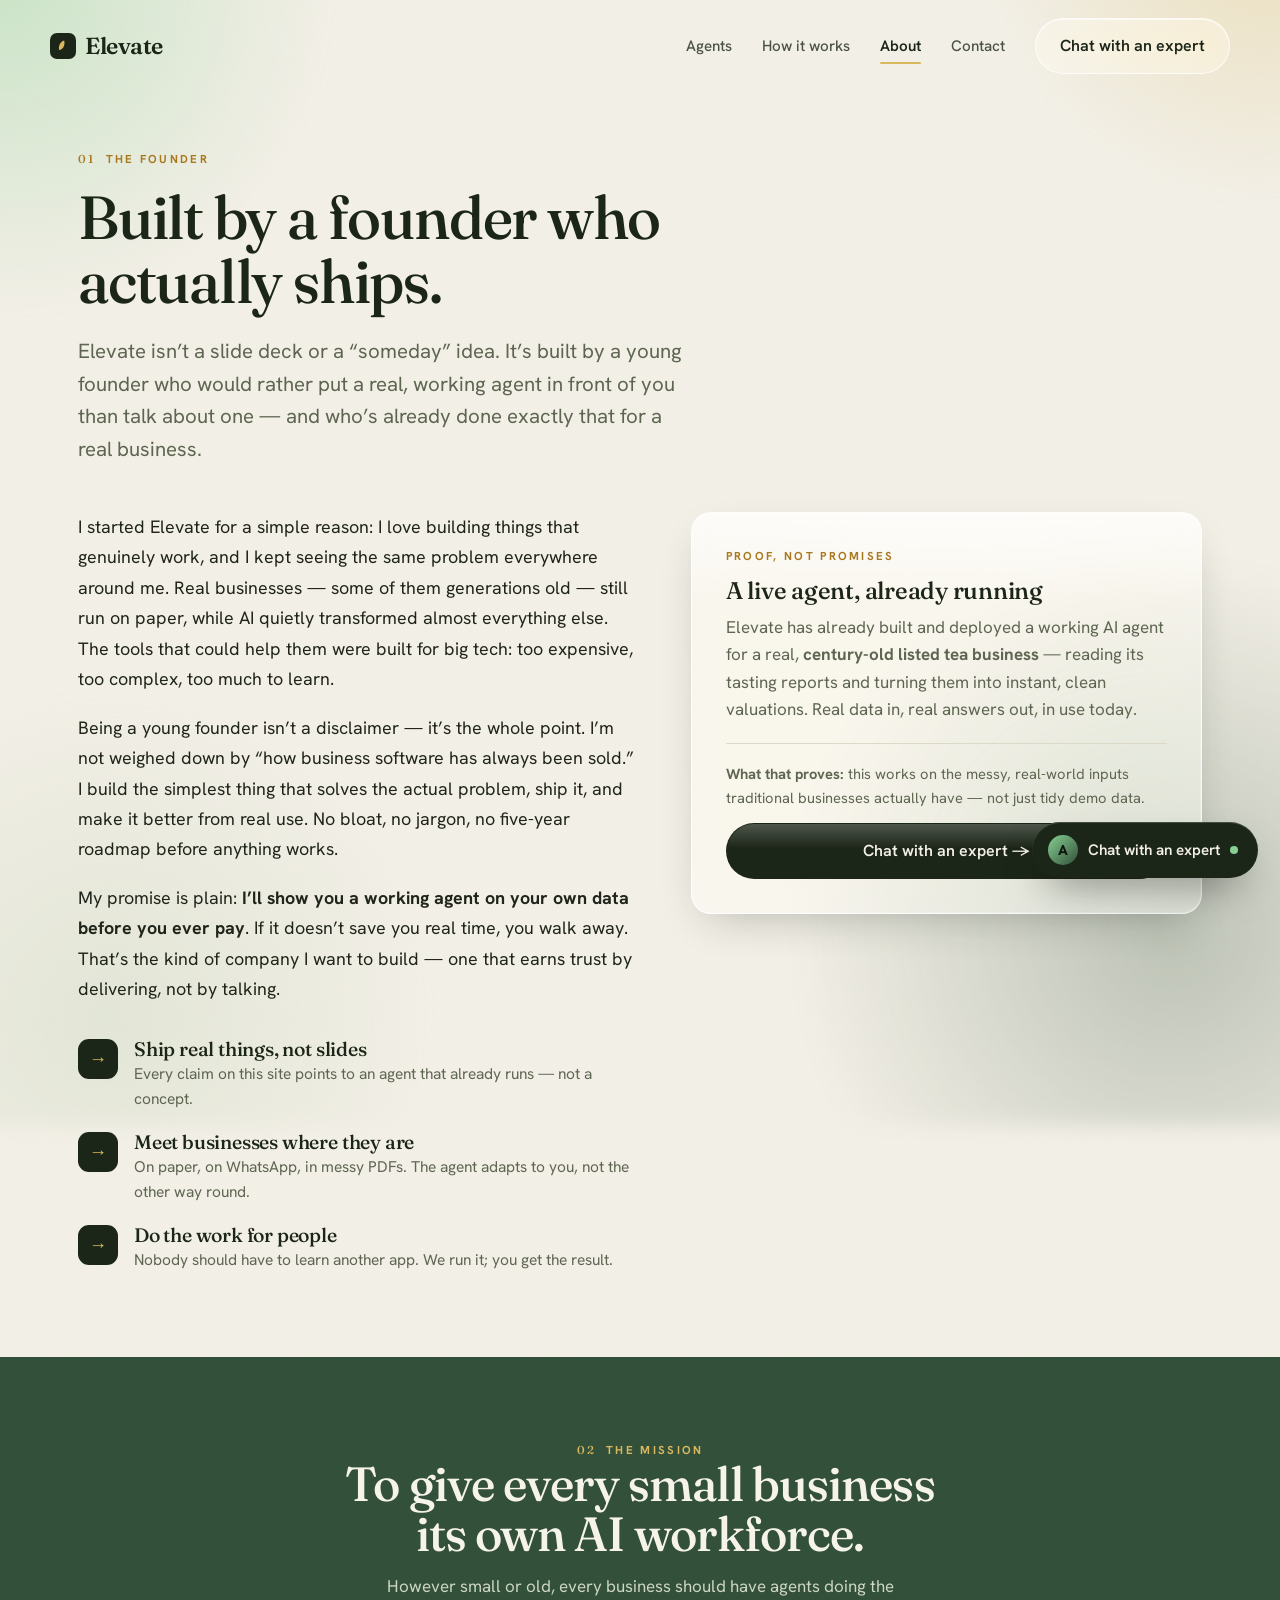
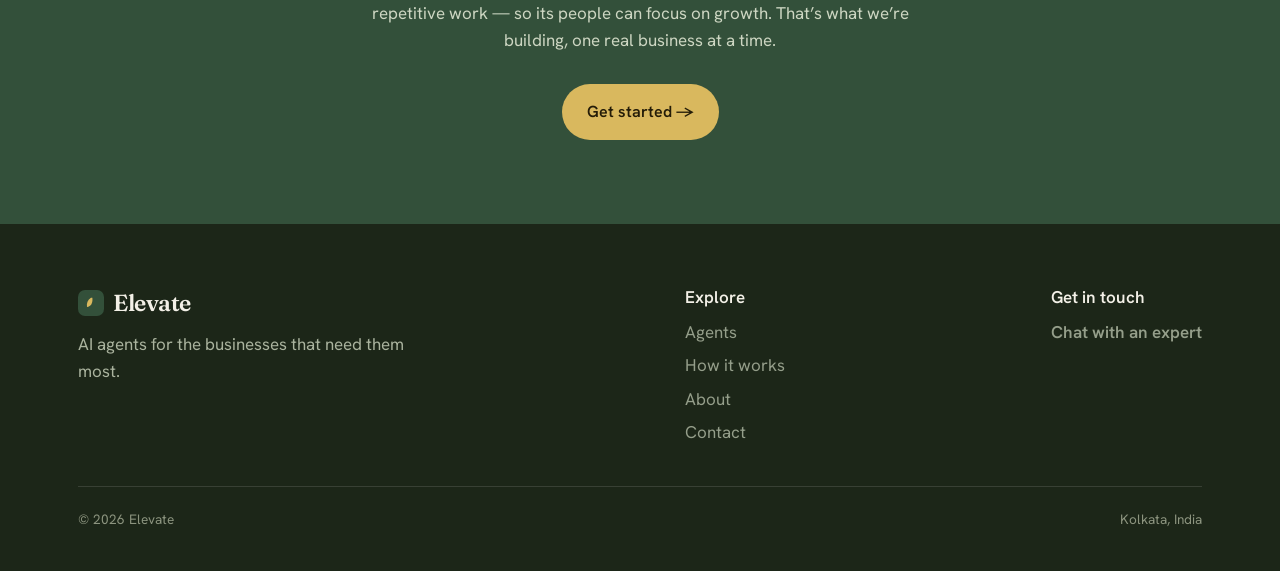
<file: about.html>
<!doctype html>
<html lang="en">
<head>
<meta charset="utf-8">
<meta name="viewport" content="width=device-width, initial-scale=1">
<title>About the founder — Elevate</title>
<meta name="description" content="Elevate is built by a young founder focused on shipping real, working AI agents for everyday businesses — not slideware. Already running a live agent for a century-old listed tea business.">
<link rel="icon" href="data:image/svg+xml,%3Csvg xmlns='http://www.w3.org/2000/svg' viewBox='0 0 32 32'%3E%3Crect width='32' height='32' rx='8' fill='%231c2618'/%3E%3Cpath d='M16 7c-5 2-7 6-7 10 5-1 8-4 7-10z' fill='%23d9b85e'/%3E%3C/svg%3E">
<link rel="preconnect" href="https://fonts.googleapis.com">
<link rel="preconnect" href="https://fonts.gstatic.com" crossorigin>
<link href="https://fonts.googleapis.com/css2?family=Fraunces:opsz,wght@9..144,400;9..144,500;9..144,600&family=Hanken+Grotesk:wght@400;500;600;700&display=swap" rel="stylesheet">
<link rel="stylesheet" href="styles.css">
</head>
<body>

<header id="hdr">
 <div class="wrap bar">
  <a class="logo" href="index.html" aria-label="Elevate home"><span class="mk"><svg width="16" height="16" viewBox="0 0 24 24" fill="none"><path d="M12 4C7 7 5 12 6 18c6-1 9-6 8-14z" fill="#d9b85e"/></svg></span>Elevate</a>
  <nav class="nav-links" id="nav">
   <a class="lnk" href="agents.html">Agents</a>
   <a class="lnk" href="how.html">How it works</a>
   <a class="lnk active" href="about.html">About</a>
   <a class="lnk" href="contact.html">Contact</a>
   <a class="btn ghost" href="#" onclick="openChat();return false">Chat with an expert</a>
  </nav>
  <button class="menu-btn" id="menuBtn" aria-label="Menu" aria-expanded="false"><svg viewBox="0 0 24 24" fill="none" stroke="#1c2618" stroke-width="2"><path d="M4 7h16M4 12h16M4 17h16"/></svg></button>
 </div>
</header>

<main>

<section class="pagetop">
 <div class="wrap">
  <div class="sec-head reveal">
   <div class="eyebrow"><span class="num">01</span> The founder</div>
   <h1 style="font-size:clamp(2.3rem,5vw,3.8rem);margin:18px 0 22px">Built by a founder who actually ships.</h1>
   <p class="lead">Elevate isn’t a slide deck or a “someday” idea. It’s built by a young founder who would rather put a real, working agent in front of you than talk about one — and who’s already done exactly that for a real business.</p>
  </div>

  <div class="contact-grid">
   <div class="reveal">
    <p style="font-size:1.12rem;line-height:1.7;margin-bottom:18px">I started Elevate for a simple reason: I love building things that genuinely work, and I kept seeing the same problem everywhere around me. Real businesses — some of them generations old — still run on paper, while AI quietly transformed almost everything else. The tools that could help them were built for big tech: too expensive, too complex, too much to learn.</p>
    <p style="font-size:1.12rem;line-height:1.7;margin-bottom:18px">Being a young founder isn’t a disclaimer — it’s the whole point. I’m not weighed down by “how business software has always been sold.” I build the simplest thing that solves the actual problem, ship it, and make it better from real use. No bloat, no jargon, no five-year roadmap before anything works.</p>
    <p style="font-size:1.12rem;line-height:1.7">My promise is plain: <b>I’ll show you a working agent on your own data before you ever pay</b>. If it doesn’t save you real time, you walk away. That’s the kind of company I want to build — one that earns trust by delivering, not by talking.</p>

    <div class="steps">
     <div class="s"><div class="k">→</div><div><h3>Ship real things, not slides</h3><p>Every claim on this site points to an agent that already runs — not a concept.</p></div></div>
     <div class="s"><div class="k">→</div><div><h3>Meet businesses where they are</h3><p>On paper, on WhatsApp, in messy PDFs. The agent adapts to you, not the other way round.</p></div></div>
     <div class="s"><div class="k">→</div><div><h3>Do the work for people</h3><p>Nobody should have to learn another app. We run it; you get the result.</p></div></div>
    </div>
   </div>

   <div class="reveal">
    <div class="contact-card">
     <div class="eyebrow" style="margin-bottom:14px">Proof, not promises</div>
     <h3>A live agent, already running</h3>
     <p>Elevate has already built and deployed a working AI agent for a real, <b>century-old listed tea business</b> — reading its tasting reports and turning them into instant, clean valuations. Real data in, real answers out, in use today.</p>
     <div class="alt" style="border-top:1px solid var(--line);margin-top:18px;padding-top:18px">
      <p style="margin-bottom:14px"><b>What that proves:</b> this works on the messy, real-world inputs traditional businesses actually have — not just tidy demo data.</p>
     </div>
     <a class="btn primary" href="#" onclick="openChat();return false" style="width:100%;justify-content:center">Chat with an expert →</a>
    </div>
   </div>
  </div>
 </div>
</section>

<section class="cta">
 <div class="wrap reveal">
  <div class="eyebrow"><span class="num">02</span> The mission</div>
  <h2>To give every small business its own AI workforce.</h2>
  <p>However small or old, every business should have agents doing the repetitive work — so its people can focus on growth. That’s what we’re building, one real business at a time.</p>
  <a class="btn gold" href="contact.html">Get started →</a>
 </div>
</section>

</main>

<footer>
 <div class="wrap">
  <div class="grid">
   <div>
    <div class="logo"><span class="mk" style="background:#33503a"><svg width="16" height="16" viewBox="0 0 24 24" fill="none"><path d="M12 4C7 7 5 12 6 18c6-1 9-6 8-14z" fill="#d9b85e"/></svg></span>Elevate</div>
    <p style="max-width:34ch">AI agents for the businesses that need them most.</p>
   </div>
   <div class="fcol">
    <p style="color:#f3f0e7;font-weight:600;margin-bottom:8px">Explore</p>
    <a href="agents.html">Agents</a>
    <a href="how.html">How it works</a>
    <a href="about.html">About</a>
    <a href="contact.html">Contact</a>
   </div>
   <div class="fcol">
    <p style="color:#f3f0e7;font-weight:600;margin-bottom:8px">Get in touch</p>
    <p><a class="fmail" href="#" onclick="openChat();return false">Chat with an expert</a></p>
   </div>
  </div>
  <div class="copy"><span>© 2026 Elevate</span><span>Kolkata, India</span></div>
 </div>
</footer>

<button class="chat-fab" id="chatFab" onclick="openChat()"><span class="av">A</span><span>Chat with an expert</span><span class="pulse"></span></button>
<div class="chat-win" id="chatWin" role="dialog" aria-label="Chat with an Elevate expert">
 <div class="chat-head">
  <div class="av">A</div>
  <div><div class="nm">Aanya · Elevate</div><div class="st"><span class="d"></span>Usually replies in a minute</div></div>
  <button class="x" onclick="closeChat()" aria-label="Close chat">&times;</button>
 </div>
 <div class="chat-body" id="chatBody"></div>
 <div class="chat-foot" id="chatFoot"></div>
</div>

<script src="app.js"></script>
</body>
</html>
</file>
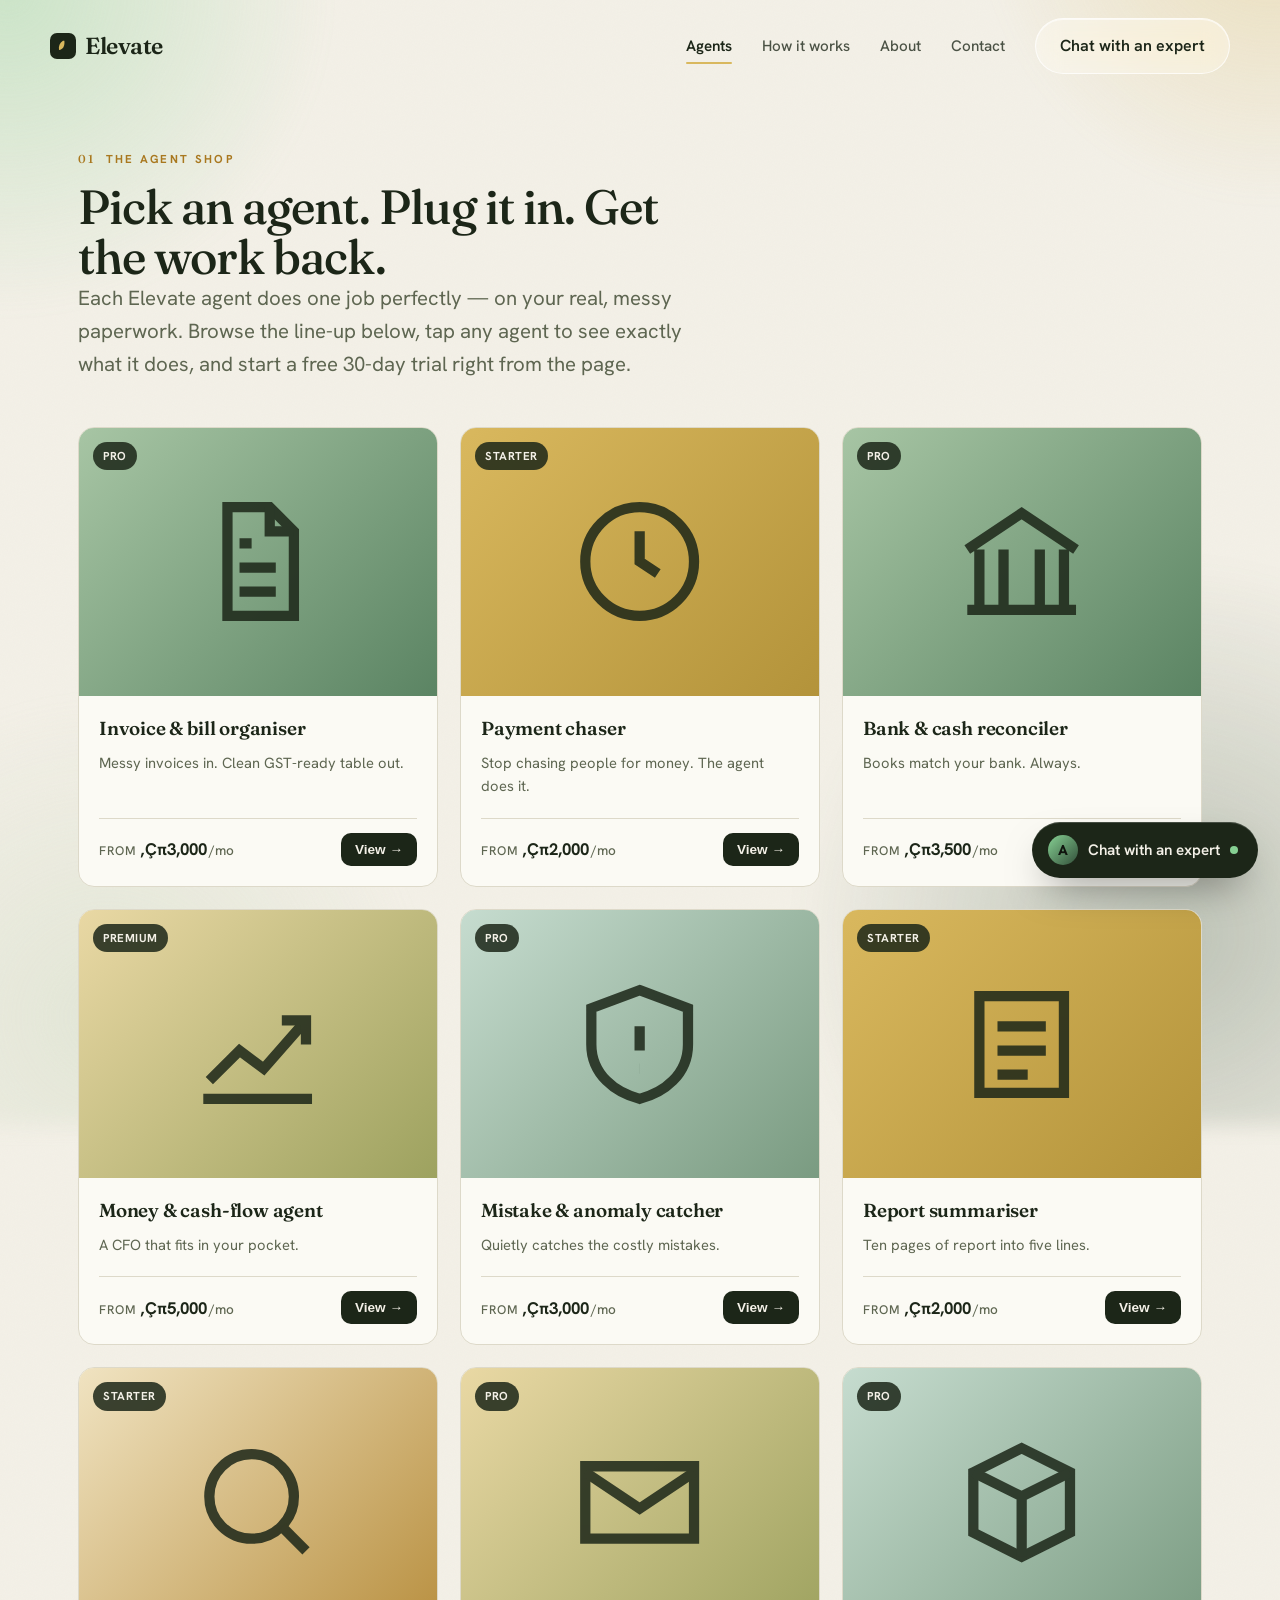
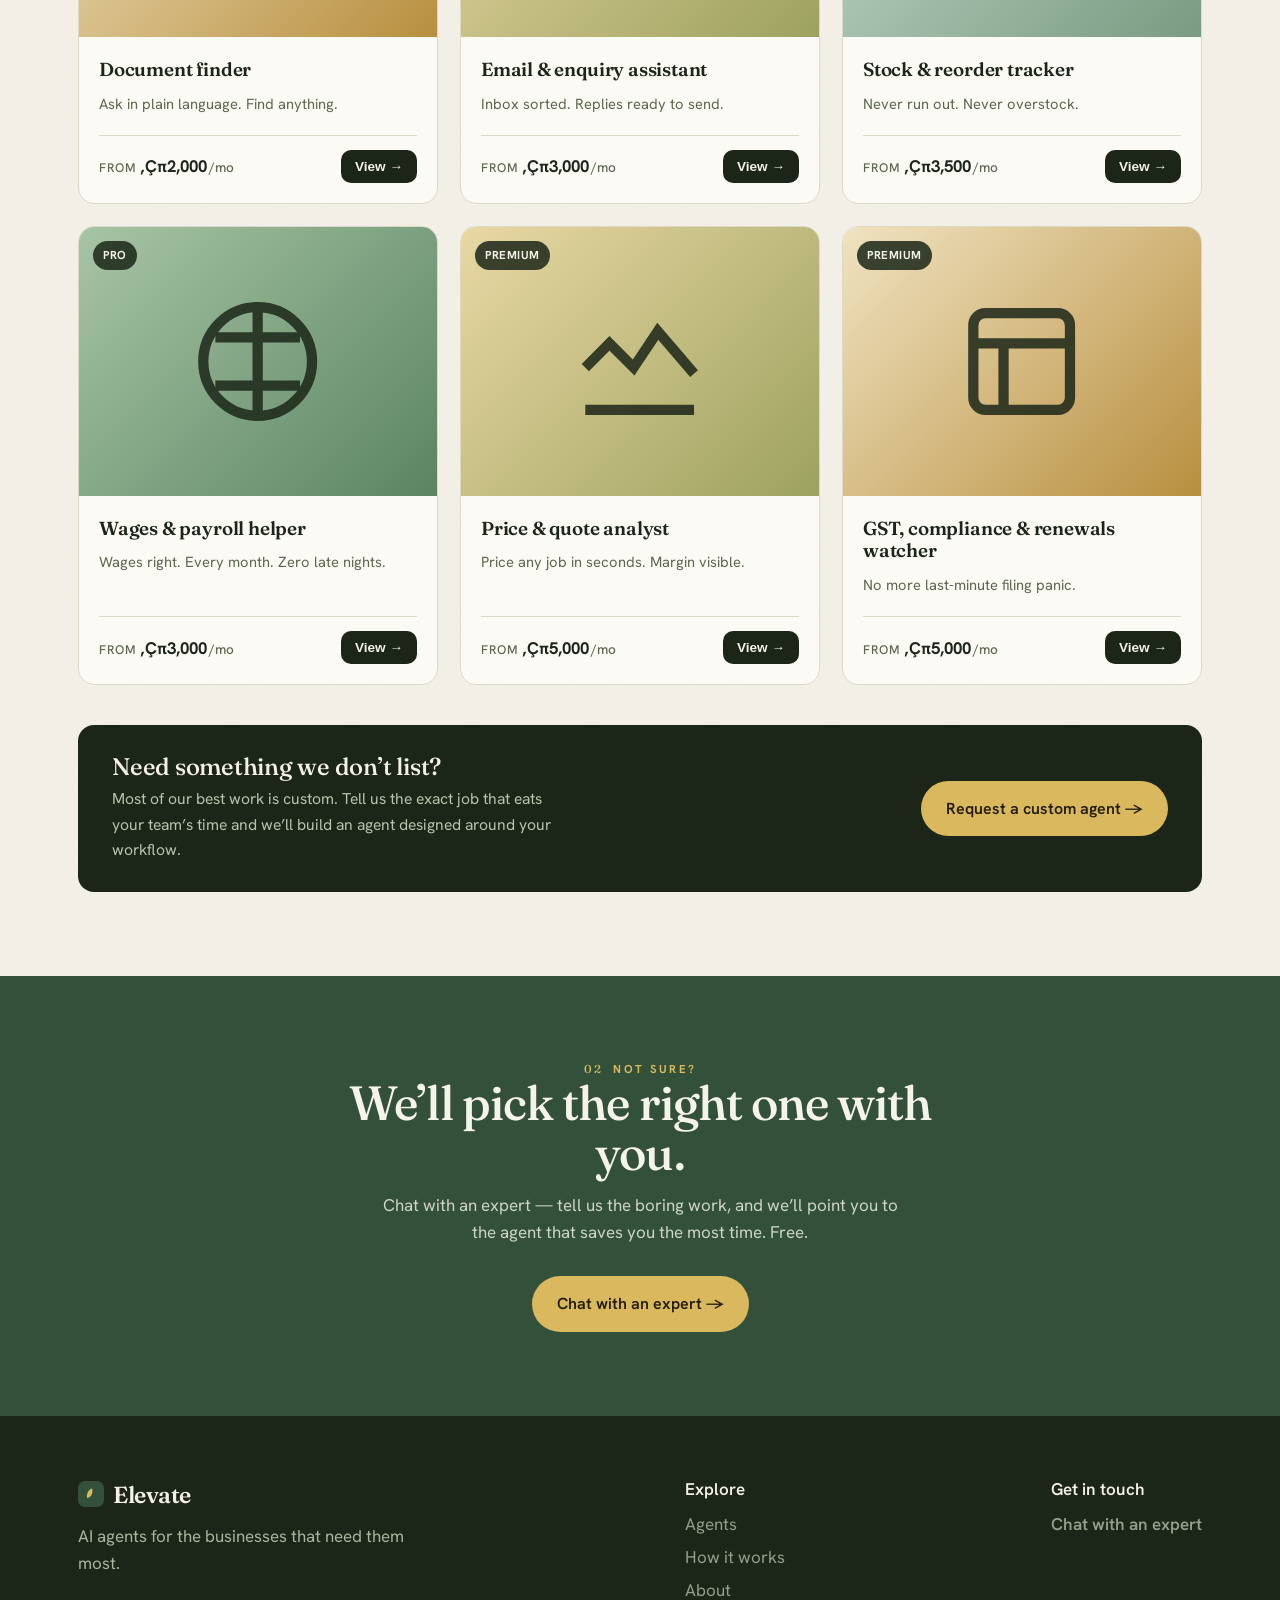
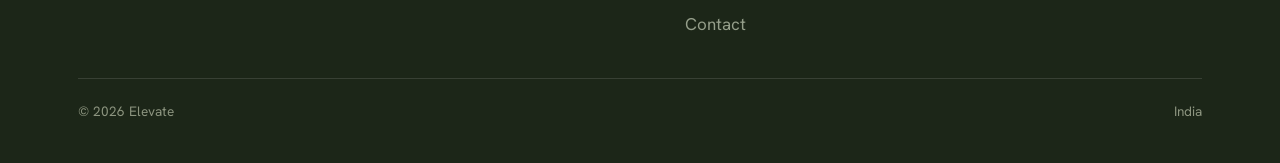
<file: agents.html>
<!doctype html>
<html lang="en">
<head>
<meta charset="utf-8">
<meta name="viewport" content="width=device-width, initial-scale=1">
<title>Agents &mdash; Elevate</title>
<meta name="description" content="Browse the Elevate AI agent line-up. Pick the one that fits your business, see what it does, and start a 30-day free trial.">
<link rel="icon" href="data:image/svg+xml,%3Csvg xmlns='http://www.w3.org/2000/svg' viewBox='0 0 32 32'%3E%3Crect width='32' height='32' rx='8' fill='%231c2618'/%3E%3Cpath d='M16 7c-5 2-7 6-7 10 5-1 8-4 7-10z' fill='%23d9b85e'/%3E%3C/svg%3E">
<link rel="preconnect" href="https://fonts.googleapis.com">
<link rel="preconnect" href="https://fonts.gstatic.com" crossorigin>
<link href="https://fonts.googleapis.com/css2?family=Fraunces:opsz,wght@9..144,400;9..144,500;9..144,600&family=Hanken+Grotesk:wght@400;500;600;700&display=swap" rel="stylesheet">
<link rel="stylesheet" href="styles.css">
</head>
<body>

<header id="hdr">
 <div class="wrap bar">
  <a class="logo" href="index.html" aria-label="Elevate home"><span class="mk"><svg width="16" height="16" viewBox="0 0 24 24" fill="none"><path d="M12 4C7 7 5 12 6 18c6-1 9-6 8-14z" fill="#d9b85e"/></svg></span>Elevate</a>
  <nav class="nav-links" id="nav">
   <a class="lnk active" href="agents.html">Agents</a>
   <a class="lnk" href="how.html">How it works</a>
   <a class="lnk" href="about.html">About</a>
   <a class="lnk" href="contact.html">Contact</a>
   <a class="btn ghost" href="#" onclick="openChat();return false">Chat with an expert</a>
  </nav>
  <button class="menu-btn" id="menuBtn" aria-label="Menu" aria-expanded="false"><svg viewBox="0 0 24 24" fill="none" stroke="#1c2618" stroke-width="2"><path d="M4 7h16M4 12h16M4 17h16"/></svg></button>
 </div>
</header>

<main>

<section class="pagetop">
 <div class="wrap">
  <div class="sec-head reveal">
   <div class="eyebrow"><span class="num">01</span> The agent shop</div>
   <h2>Pick an agent. Plug it in. Get the work back.</h2>
   <p class="lead">Each Elevate agent does one job perfectly &mdash; on your real, messy paperwork. Browse the line-up below, tap any agent to see exactly what it does, and start a free 30-day trial right from the page.</p>
  </div>
  <div class="shop reveal" id="shop"></div>
  <div class="custom-band reveal" style="margin-top:40px">
   <div><h3>Need something we don&rsquo;t list?</h3><p>Most of our best work is custom. Tell us the exact job that eats your team&rsquo;s time and we&rsquo;ll build an agent designed around your workflow.</p></div>
   <a class="btn gold" href="#" onclick="askAgent('a custom agent');return false">Request a custom agent &rarr;</a>
  </div>
 </div>
</section>

<section class="cta">
 <div class="wrap reveal">
  <div class="eyebrow"><span class="num">02</span> Not sure?</div>
  <h2>We&rsquo;ll pick the right one with you.</h2>
  <p>Chat with an expert &mdash; tell us the boring work, and we&rsquo;ll point you to the agent that saves you the most time. Free.</p>
  <a class="btn gold" href="#" onclick="openChat();return false">Chat with an expert &rarr;</a>
 </div>
</section>

</main>

<!-- Agent detail modal -->
<div class="pm-back" id="pmBack" role="dialog" aria-modal="true" aria-labelledby="pmName" onclick="if(event.target===this)closeAgentModal()">
 <div class="pm-card">
  <button class="pm-x" onclick="closeAgentModal()" aria-label="Close">&times;</button>
  <div class="pm-left" id="pmLeft"></div>
  <div class="pm-right">
   <div class="pm-tier" id="pmTier">Pro</div>
   <h2 class="pm-name" id="pmName"></h2>
   <p class="pm-desc" id="pmDesc"></p>
   <div class="pm-h">What it does</div>
   <ul class="pm-list" id="pmList"></ul>
   <div class="pm-h">Best for</div>
   <div class="pm-chips" id="pmChips"></div>
   <div class="pm-foot">
    <div class="pm-price"><span class="from">From</span><span id="pmPrice">&#8377;5,000</span><span class="unit">/mo</span></div>
    <button class="pm-buy" id="pmBuy">Get this agent &rarr;</button>
   </div>
   <p class="pm-tiny">First 50 businesses get this free for 30 days.</p>
  </div>
 </div>
</div>

<footer>
 <div class="wrap">
  <div class="grid">
   <div>
    <div class="logo"><span class="mk" style="background:#33503a"><svg width="16" height="16" viewBox="0 0 24 24" fill="none"><path d="M12 4C7 7 5 12 6 18c6-1 9-6 8-14z" fill="#d9b85e"/></svg></span>Elevate</div>
    <p style="max-width:34ch">AI agents for the businesses that need them most.</p>
   </div>
   <div class="fcol">
    <p style="color:#f3f0e7;font-weight:600;margin-bottom:8px">Explore</p>
    <a href="agents.html">Agents</a>
    <a href="how.html">How it works</a>
    <a href="about.html">About</a>
    <a href="contact.html">Contact</a>
   </div>
   <div class="fcol">
    <p style="color:#f3f0e7;font-weight:600;margin-bottom:8px">Get in touch</p>
    <p><a class="fmail" href="#" onclick="openChat();return false">Chat with an expert</a></p>
   </div>
  </div>
  <div class="copy"><span>&copy; 2026 Elevate</span><span>India</span></div>
 </div>
</footer>

<button class="chat-fab" id="chatFab" onclick="openChat()"><span class="av">A</span><span>Chat with an expert</span><span class="pulse"></span></button>
<div class="chat-win" id="chatWin" role="dialog" aria-label="Chat with an Elevate expert">
 <div class="chat-head">
  <div class="av">A</div>
  <div><div class="nm">Aanya &middot; Elevate</div><div class="st"><span class="d"></span>Usually replies in a minute</div></div>
  <button class="x" onclick="closeChat()" aria-label="Close chat">&times;</button>
 </div>
 <div class="chat-body" id="chatBody"></div>
 <div class="chat-foot" id="chatFoot"></div>
</div>

<script>
const AGENTS = [
 {id:'invoice', name:'Invoice & bill organiser', tier:'Pro', price:3000, alt:'',
  icon:'<svg viewBox="0 0 24 24" fill="none" stroke="currentColor" stroke-width="1.7"><path d="M7 3h7l4 4v14H7z"/><path d="M14 3v4h4M9 13h6M9 17h6M9 9h2"/></svg>',
  tag:'Messy invoices in. Clean GST-ready table out.',
  desc:"Reads photos, scans, PDFs and WhatsApp forwards. Turns them into one tidy ledger - with e-invoice and e-way details already filled in.",
  list:['Reads any format (photo, PDF, scan, WhatsApp)','Auto-fills GST + e-invoice details','Exports to your accounting tool','Flags duplicates and missing entries'],
  best:['Trading firms','Distributors','CA firms']
 },
 {id:'payment', name:'Payment chaser', tier:'Starter', price:2000, alt:'alt1',
  icon:'<svg viewBox="0 0 24 24" fill="none" stroke="currentColor" stroke-width="1.7"><circle cx="12" cy="12" r="9"/><path d="M12 7v5l3 2"/></svg>',
  tag:"Stop chasing people for money. The agent does it.",
  desc:"Knows exactly who owes you, how long it's been pending, and sends polite reminders on its own. No awkward calls.",
  list:['Tracks every pending payment','Polite reminders on WhatsApp + email','Escalates only what needs your call','Shows what came in this week'],
  best:['Service businesses','Wholesalers','Freelancers']
 },
 {id:'reconcile', name:'Bank & cash reconciler', tier:'Pro', price:3500, alt:'',
  icon:'<svg viewBox="0 0 24 24" fill="none" stroke="currentColor" stroke-width="1.7"><path d="M3 10l9-6 9 6M5 10v10M9 10v10M15 10v10M19 10v10M3 20h18"/></svg>',
  tag:"Books match your bank. Always.",
  desc:"Matches your bank statement to your bills and invoices, flags anything off, and keeps your books tallied without you ever opening them.",
  list:['Daily auto-match bank vs ledger','Catches double-entries instantly','Highlights mystery transactions','Closes month-end in minutes'],
  best:['Trading firms','CA firms','Manufacturers']
 },
 {id:'cashflow', name:'Money & cash-flow agent', tier:'Premium', price:5000, alt:'alt2',
  icon:'<svg viewBox="0 0 24 24" fill="none" stroke="currentColor" stroke-width="1.7"><path d="M4 18l5-5 4 3 7-8"/><path d="M16 8h4v4"/><path d="M3 21h18"/></svg>',
  tag:'A CFO that fits in your pocket.',
  desc:"Turns your records into a plain-English picture of money in, money out, profit, and what's coming up. Ask 'can I afford this?' - it answers in seconds.",
  list:['Live cash-flow view, no spreadsheets','Forecasts next 30/60/90 days','Spots money leaks before they hurt','Answers cash questions in plain English'],
  best:['Manufacturers','Family businesses','Growing SMEs']
 },
 {id:'anomaly', name:'Mistake & anomaly catcher', tier:'Pro', price:3000, alt:'alt3',
  icon:'<svg viewBox="0 0 24 24" fill="none" stroke="currentColor" stroke-width="1.7"><path d="M12 3l8 3v6c0 5-4 8-8 9-4-1-8-4-8-9V6z"/><path d="M12 9v4M12 16h.01"/></svg>',
  tag:'Quietly catches the costly mistakes.',
  desc:"Watches your numbers and flags the odd ones - a bill paid twice, a price that's off, a missing entry - before they quietly cost you money.",
  list:['Duplicate-payment alerts','Wrong-price alerts','Missing-entry alerts','Weekly anomaly report'],
  best:['Trading firms','Manufacturers','Retailers']
 },
 {id:'reports', name:'Report summariser', tier:'Starter', price:2000, alt:'alt1',
  icon:'<svg viewBox="0 0 24 24" fill="none" stroke="currentColor" stroke-width="1.7"><path d="M5 4h14v16H5z"/><path d="M8 9h8M8 13h8M8 17h5"/></svg>',
  tag:'Ten pages of report into five lines.',
  desc:"Turns long daily registers, reports and notes into a few clear lines. Know what happened without reading ten pages.",
  list:['Reads any report or register','Pulls out the 3-5 lines that matter','Sends it daily on WhatsApp','One-tap dig-deeper option'],
  best:['CA firms','Estates','Service firms']
 },
 {id:'finder', name:'Document finder', tier:'Starter', price:2000, alt:'alt4',
  icon:'<svg viewBox="0 0 24 24" fill="none" stroke="currentColor" stroke-width="1.7"><circle cx="11" cy="11" r="7"/><path d="M16 16l4 4"/></svg>',
  tag:'Ask in plain language. Find anything.',
  desc:"Ask a question in plain language and get an instant answer pulled from years of your own paperwork. No more digging through folders.",
  list:['Search years of files instantly','Plain-language questions in Hindi or English','Flags anything that looks odd','Works on PDFs, scans, photos'],
  best:['Family businesses','CA firms','Estates']
 },
 {id:'email', name:'Email & enquiry assistant', tier:'Pro', price:3000, alt:'alt2',
  icon:'<svg viewBox="0 0 24 24" fill="none" stroke="currentColor" stroke-width="1.7"><path d="M3 6h18v12H3z"/><path d="M3 7l9 6 9-6"/></svg>',
  tag:"Inbox sorted. Replies ready to send.",
  desc:"Sorts the inbox, flags what matters, and drafts ready-to-send replies to routine enquiries. Nothing slips. Nobody waits.",
  list:['Auto-sorts inbox by priority','Drafts replies you only review + send','Routes leads to the right person','Catches missed follow-ups'],
  best:['Service firms','Sales teams','Family businesses']
 },
 {id:'stock', name:'Stock & reorder tracker', tier:'Pro', price:3500, alt:'alt3',
  icon:'<svg viewBox="0 0 24 24" fill="none" stroke="currentColor" stroke-width="1.7"><path d="M4 7l8-4 8 4v10l-8 4-8-4z"/><path d="M4 7l8 4 8-4M12 11v10"/></svg>',
  tag:'Never run out. Never overstock.',
  desc:"Watches stock levels and warns you before you run low. Drafts the reorder so you never lose a sale.",
  list:['Live stock view by item','Auto-reorder alerts','Sees fast-movers vs dead stock','Suggests reorder quantities'],
  best:['Retail shops','Restaurants','Distributors']
 },
 {id:'payroll', name:'Wages & payroll helper', tier:'Pro', price:3000, alt:'',
  icon:'<svg viewBox="0 0 24 24" fill="none" stroke="currentColor" stroke-width="1.7"><path d="M12 3v18M5 8h14M5 16h14"/><circle cx="12" cy="12" r="9"/></svg>',
  tag:'Wages right. Every month. Zero late nights.',
  desc:"Adds up attendance, overtime and advances into a clean monthly wage sheet. Fewer errors. No more midnight calculator sessions.",
  list:['Reads attendance from any system','Handles overtime, advances, deductions','Generates payslips in one click','Flags pay anomalies before payday'],
  best:['Manufacturers','Estates','Family businesses']
 },
 {id:'price', name:'Price & quote analyst', tier:'Premium', price:5000, alt:'alt2',
  icon:'<svg viewBox="0 0 24 24" fill="none" stroke="currentColor" stroke-width="1.7"><path d="M3 13l4-4 4 4 4-6 6 7"/><path d="M3 20h18"/></svg>',
  tag:'Price any job in seconds. Margin visible.',
  desc:"Pulls together rates, costs and past deals so you can price a job or a batch in seconds - with a clear view of your margin.",
  list:['Auto-pricing using your own past data','Real-time margin view','Compare against past similar jobs','Quote PDFs in one click'],
  best:['Traders','Manufacturers','Service firms']
 },
 {id:'gst', name:'GST, compliance & renewals watcher', tier:'Premium', price:5000, alt:'alt4',
  icon:'<svg viewBox="0 0 24 24" fill="none" stroke="currentColor" stroke-width="1.7"><rect x="4" y="4" width="16" height="16" rx="2"/><path d="M4 9h16M9 9v11"/></svg>',
  tag:'No more last-minute filing panic.',
  desc:"Remembers every licence, GST filing, e-invoice and renewal date. Preps the figures. Nudges you well before each deadline. You never get caught out.",
  list:['Tracks every deadline (GST, e-invoice, renewals)','Preps the figures, ready to file','Sends reminders 7/3/1 days before','Auto-archives filed returns'],
  best:['Trading firms','Manufacturers','CA firms']
 }
];

(function renderShop(){
 const shop=document.getElementById('shop');
 if(!shop) return;
 const inr = n => '‚Çπ' + n.toLocaleString('en-IN');
 shop.innerHTML = AGENTS.map(a => `
  <article class="prod" data-id="${a.id}" onclick="openAgent('${a.id}')" tabindex="0" role="button" onkeydown="if(event.key==='Enter')openAgent('${a.id}')">
   <div class="prod-img ${a.alt}">
    <span class="prod-tier">${a.tier}</span>
    ${a.icon}
   </div>
   <div class="prod-body">
    <h3 class="prod-name">${a.name}</h3>
    <p class="prod-tag">${a.tag}</p>
    <div class="prod-foot">
     <div class="prod-price"><span class="from">From</span>${inr(a.price)}<span class="unit">/mo</span></div>
     <button class="prod-cta" onclick="event.stopPropagation();openAgent('${a.id}')">View &rarr;</button>
    </div>
   </div>
  </article>
 `).join('');
})();

let currentAgent=null;
function openAgent(id){
 const a = AGENTS.find(x => x.id === id);
 if(!a) return;
 currentAgent = a;
 document.getElementById('pmLeft').className = 'pm-left ' + (a.alt||'');
 document.getElementById('pmLeft').innerHTML = a.icon;
 document.getElementById('pmTier').textContent = a.tier;
 document.getElementById('pmName').innerHTML = a.name;
 document.getElementById('pmDesc').textContent = a.desc;
 document.getElementById('pmList').innerHTML = a.list.map(x => '<li>' + x + '</li>').join('');
 document.getElementById('pmChips').innerHTML = a.best.map(x => '<span class="pm-chip">' + x + '</span>').join('');
 document.getElementById('pmPrice').textContent = '‚Çπ' + a.price.toLocaleString('en-IN');
 document.getElementById('pmBuy').onclick = () => { closeAgentModal(); if(typeof askAgent==='function') askAgent(a.name); };
 document.getElementById('pmBack').classList.add('open');
 document.body.style.overflow='hidden';
}
function closeAgentModal(){
 document.getElementById('pmBack').classList.remove('open');
 document.body.style.overflow='';
}
document.addEventListener('keydown', e => { if(e.key==='Escape') closeAgentModal(); });
</script>

<script src="app.js"></script>
</body>
</html>
</file>
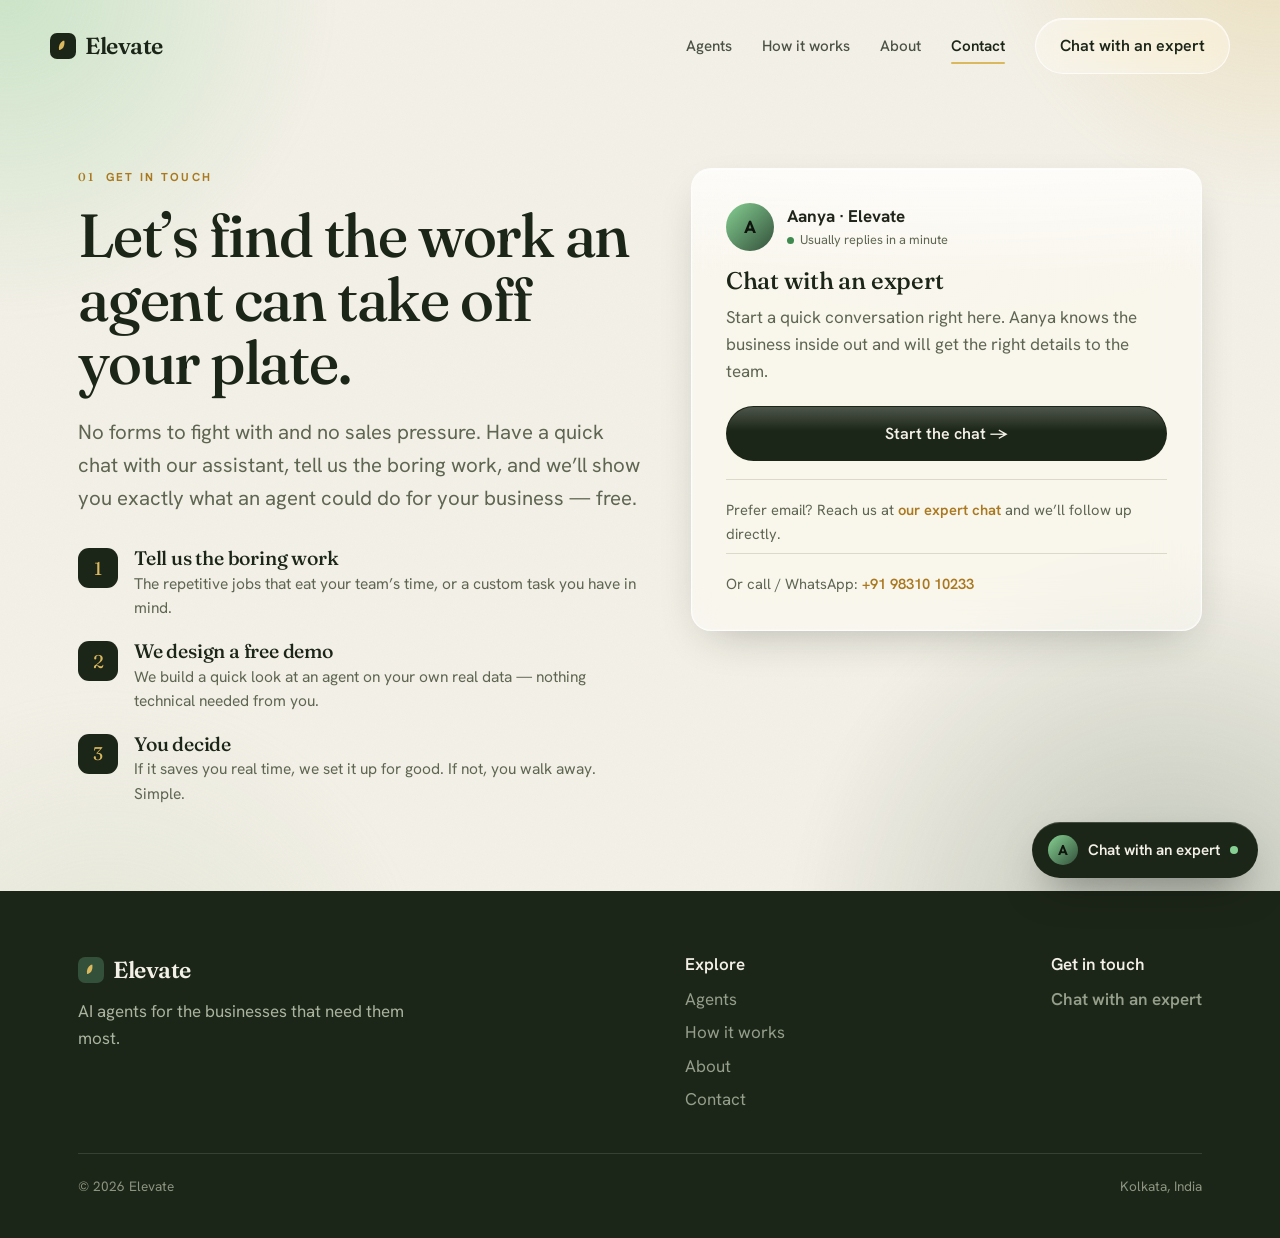
<file: contact.html>
<!doctype html>
<html lang="en">
<head>
<meta charset="utf-8">
<meta name="viewport" content="width=device-width, initial-scale=1">
<title>Contact &mdash; Elevate</title>
<meta name="description" content="Chat with an Elevate expert. Tell us the boring work and we&rsquo;ll show you exactly what an AI agent can do for your business &mdash; free, on your own data.">
<link rel="icon" href="data:image/svg+xml,%3Csvg xmlns='http://www.w3.org/2000/svg' viewBox='0 0 32 32'%3E%3Crect width='32' height='32' rx='8' fill='%231c2618'/%3E%3Cpath d='M16 7c-5 2-7 6-7 10 5-1 8-4 7-10z' fill='%23d9b85e'/%3E%3C/svg%3E">
<link rel="preconnect" href="https://fonts.googleapis.com">
<link rel="preconnect" href="https://fonts.gstatic.com" crossorigin>
<link href="https://fonts.googleapis.com/css2?family=Fraunces:opsz,wght@9..144,400;9..144,500;9..144,600&family=Hanken+Grotesk:wght@400;500;600;700&display=swap" rel="stylesheet">
<link rel="stylesheet" href="styles.css">
</head>
<body>

<header id="hdr">
 <div class="wrap bar">
  <a class="logo" href="index.html" aria-label="Elevate home"><span class="mk"><svg width="16" height="16" viewBox="0 0 24 24" fill="none"><path d="M12 4C7 7 5 12 6 18c6-1 9-6 8-14z" fill="#d9b85e"/></svg></span>Elevate</a>
  <nav class="nav-links" id="nav">
   <a class="lnk" href="agents.html">Agents</a>
   <a class="lnk" href="how.html">How it works</a>
   <a class="lnk" href="about.html">About</a>
   <a class="lnk active" href="contact.html">Contact</a>
   <a class="btn ghost" href="#" onclick="openChat();return false">Chat with an expert</a>
  </nav>
  <button class="menu-btn" id="menuBtn" aria-label="Menu" aria-expanded="false"><svg viewBox="0 0 24 24" fill="none" stroke="#1c2618" stroke-width="2"><path d="M4 7h16M4 12h16M4 17h16"/></svg></button>
 </div>
</header>

<main>

<section class="pagetop">
 <div class="wrap">
  <div class="contact-grid">
   <div class="reveal">
    <div class="eyebrow"><span class="num">01</span> Get in touch</div>
    <h1>Let&rsquo;s find the work an agent can take off your plate.</h1>
    <p class="lead">No forms to fight with and no sales pressure. Have a quick chat with our assistant, tell us the boring work, and we&rsquo;ll show you exactly what an agent could do for your business &mdash; free.</p>
    <div class="steps">
     <div class="s"><div class="k">1</div><div><h3>Tell us the boring work</h3><p>The repetitive jobs that eat your team&rsquo;s time, or a custom task you have in mind.</p></div></div>
     <div class="s"><div class="k">2</div><div><h3>We design a free demo</h3><p>We build a quick look at an agent on your own real data &mdash; nothing technical needed from you.</p></div></div>
     <div class="s"><div class="k">3</div><div><h3>You decide</h3><p>If it saves you real time, we set it up for good. If not, you walk away. Simple.</p></div></div>
    </div>
   </div>
   <div class="reveal">
    <div class="contact-card">
     <div class="who-av">
      <div class="av">A</div>
      <div><div class="nm">Aanya &middot; Elevate</div><div class="st"><span class="d"></span>Usually replies in a minute</div></div>
     </div>
     <h3>Chat with an expert</h3>
     <p>Start a quick conversation right here. Aanya knows the business inside out and will get the right details to the team.</p>
     <a class="btn primary" href="#" onclick="openChat();return false">Start the chat &rarr;</a>
     <div class="alt">Prefer email? Reach us at <a href="#" onclick="openChat();return false">our expert chat</a> and we&rsquo;ll follow up directly.</div>
     <div class="alt" style="margin-top:8px">Or call / WhatsApp: <a href="tel:+919831010233">+91 98310 10233</a></div>
    </div>
   </div>
  </div>
 </div>
</section>

</main>

<footer>
 <div class="wrap">
  <div class="grid">
   <div>
    <div class="logo"><span class="mk" style="background:#33503a"><svg width="16" height="16" viewBox="0 0 24 24" fill="none"><path d="M12 4C7 7 5 12 6 18c6-1 9-6 8-14z" fill="#d9b85e"/></svg></span>Elevate</div>
    <p style="max-width:34ch">AI agents for the businesses that need them most.</p>
   </div>
   <div class="fcol">
    <p style="color:#f3f0e7;font-weight:600;margin-bottom:8px">Explore</p>
    <a href="agents.html">Agents</a>
    <a href="how.html">How it works</a>
    <a href="about.html">About</a>
    <a href="contact.html">Contact</a>
   </div>
   <div class="fcol">
    <p style="color:#f3f0e7;font-weight:600;margin-bottom:8px">Get in touch</p>
    <p><a class="fmail" href="#" onclick="openChat();return false">Chat with an expert</a></p>
   </div>
  </div>
  <div class="copy"><span>&copy; 2026 Elevate</span><span>Kolkata, India</span></div>
 </div>
</footer>

<button class="chat-fab" id="chatFab" onclick="openChat()"><span class="av">A</span><span>Chat with an expert</span><span class="pulse"></span></button>
<div class="chat-win" id="chatWin" role="dialog" aria-label="Chat with an Elevate expert">
 <div class="chat-head">
  <div class="av">A</div>
  <div><div class="nm">Aanya &middot; Elevate</div><div class="st"><span class="d"></span>Usually replies in a minute</div></div>
  <button class="x" onclick="closeChat()" aria-label="Close chat">&times;</button>
 </div>
 <div class="chat-body" id="chatBody"></div>
 <div class="chat-foot" id="chatFoot"></div>
</div>

<script src="app.js"></script>
</body>
</html>
</file>
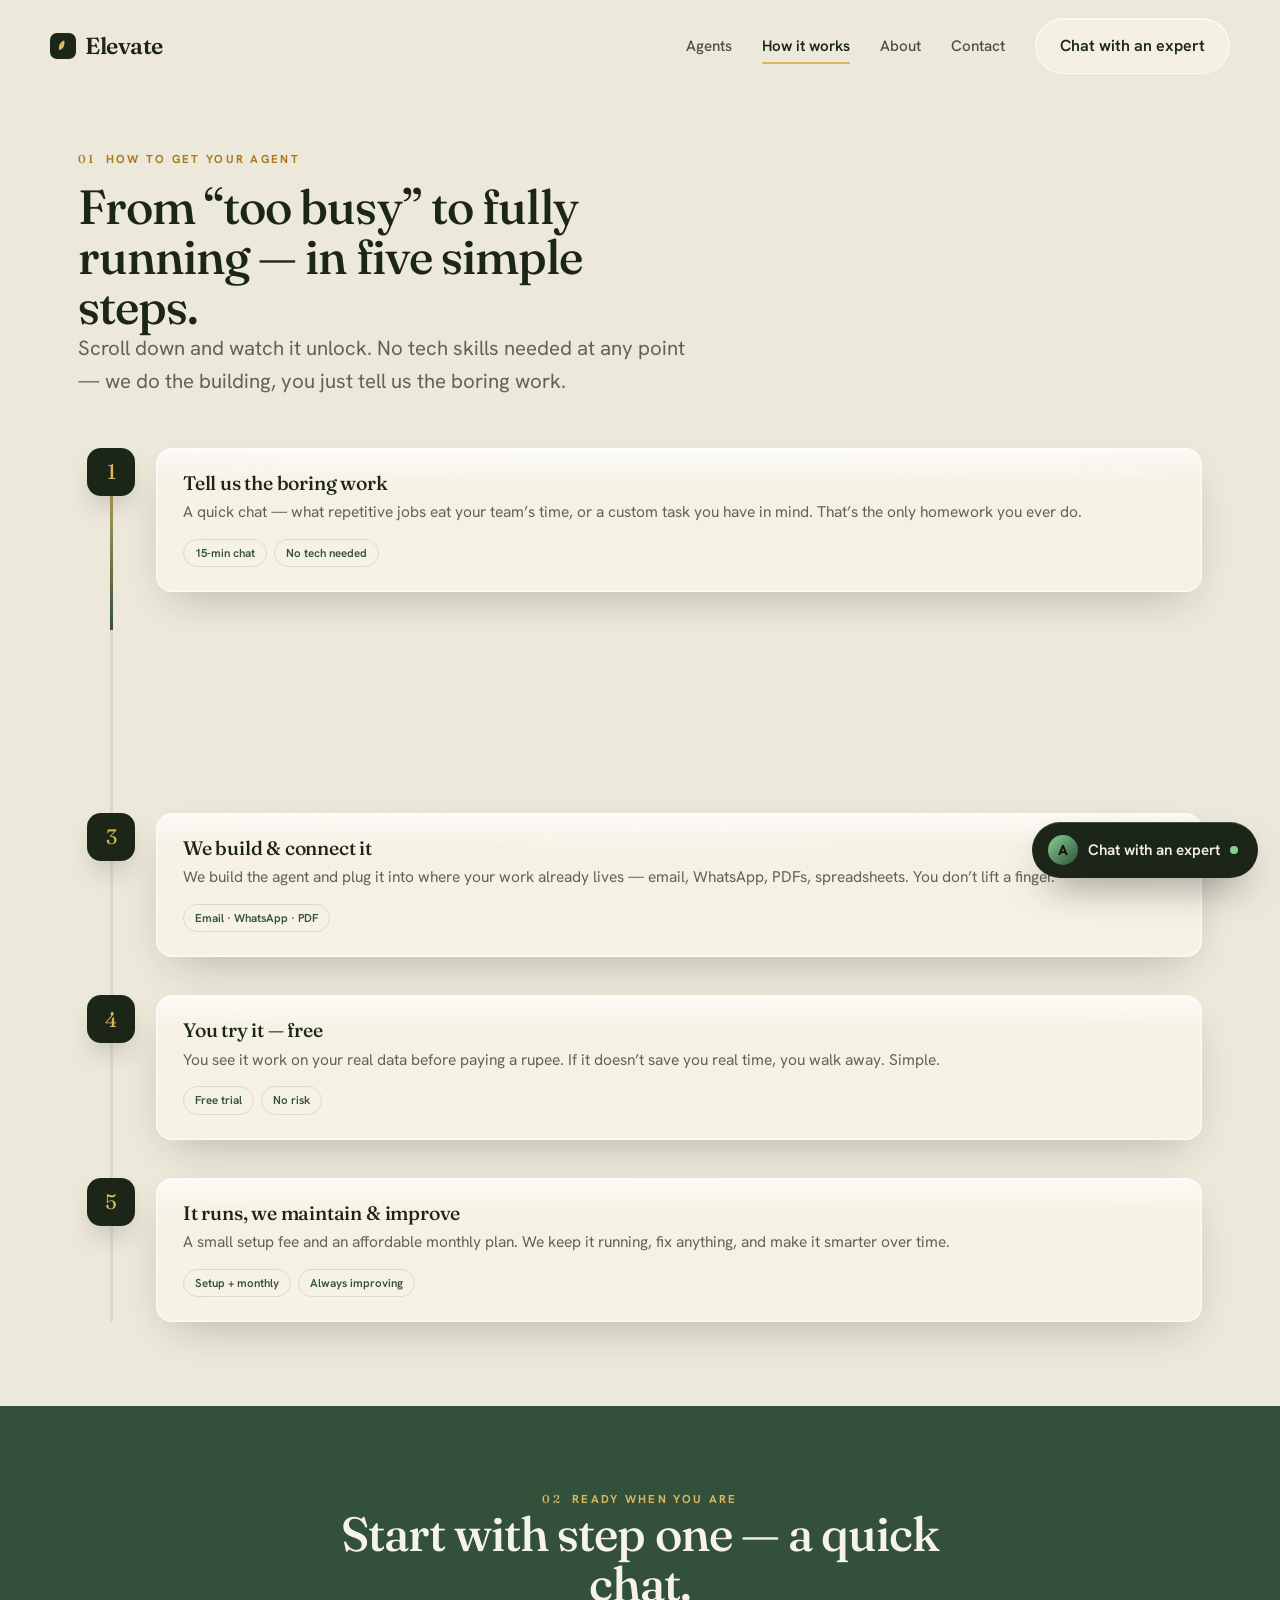
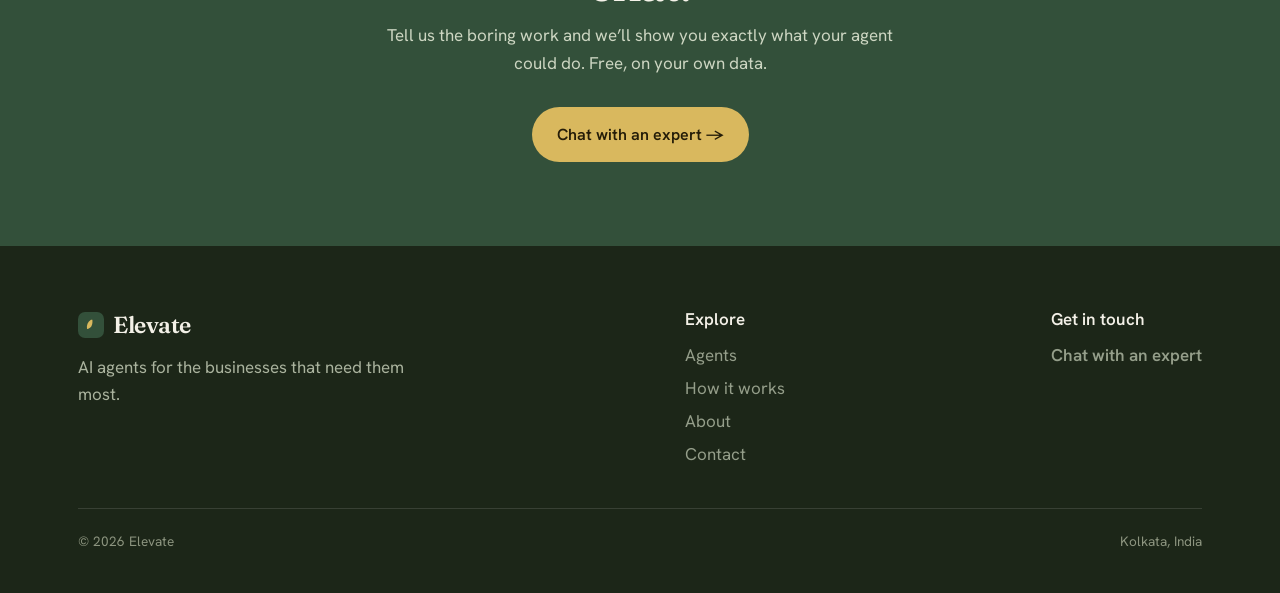
<file: how.html>
<!doctype html>
<html lang="en">
<head>
<meta charset="utf-8">
<meta name="viewport" content="width=device-width, initial-scale=1">
<title>How it works — Elevate</title>
<meta name="description" content="From “too busy” to fully running in five simple steps. We design, build and connect your AI agent — you try it free, and we keep it running.">
<link rel="icon" href="data:image/svg+xml,%3Csvg xmlns='http://www.w3.org/2000/svg' viewBox='0 0 32 32'%3E%3Crect width='32' height='32' rx='8' fill='%231c2618'/%3E%3Cpath d='M16 7c-5 2-7 6-7 10 5-1 8-4 7-10z' fill='%23d9b85e'/%3E%3C/svg%3E">
<link rel="preconnect" href="https://fonts.googleapis.com">
<link rel="preconnect" href="https://fonts.gstatic.com" crossorigin>
<link href="https://fonts.googleapis.com/css2?family=Fraunces:opsz,wght@9..144,400;9..144,500;9..144,600&family=Hanken+Grotesk:wght@400;500;600;700&display=swap" rel="stylesheet">
<link rel="stylesheet" href="styles.css">
</head>
<body>

<header id="hdr">
 <div class="wrap bar">
  <a class="logo" href="index.html" aria-label="Elevate home"><span class="mk"><svg width="16" height="16" viewBox="0 0 24 24" fill="none"><path d="M12 4C7 7 5 12 6 18c6-1 9-6 8-14z" fill="#d9b85e"/></svg></span>Elevate</a>
  <nav class="nav-links" id="nav">
   <a class="lnk" href="agents.html">Agents</a>
   <a class="lnk active" href="how.html">How it works</a>
   <a class="lnk" href="about.html">About</a>
   <a class="lnk" href="contact.html">Contact</a>
   <a class="btn ghost" href="#" onclick="openChat();return false">Chat with an expert</a>
  </nav>
  <button class="menu-btn" id="menuBtn" aria-label="Menu" aria-expanded="false"><svg viewBox="0 0 24 24" fill="none" stroke="#1c2618" stroke-width="2"><path d="M4 7h16M4 12h16M4 17h16"/></svg></button>
 </div>
</header>

<main>

<section class="road pagetop">
 <div class="wrap">
  <div class="sec-head reveal">
   <div class="eyebrow"><span class="num">01</span> How to get your agent</div>
   <h2>From “too busy” to fully running — in five simple steps.</h2>
   <p class="lead">Scroll down and watch it unlock. No tech skills needed at any point — we do the building, you just tell us the boring work.</p>
  </div>
  <div class="roadwrap" id="roadwrap">
   <div class="roadline"><div class="fill" id="roadfill"></div></div>
   <div class="rstep"><div class="rnum">1</div><div class="rcard"><h3>Tell us the boring work</h3><p>A quick chat — what repetitive jobs eat your team’s time, or a custom task you have in mind. That’s the only homework you ever do.</p><div class="tagrow"><span class="tag">15-min chat</span><span class="tag">No tech needed</span></div></div></div>
   <div class="rstep"><div class="rnum">2</div><div class="rcard"><h3>We design your agent</h3><p>We map exactly how you already work and design an agent around it — so it fits your business, not the other way round.</p><div class="tagrow"><span class="tag">Built for you</span></div></div></div>
   <div class="rstep"><div class="rnum">3</div><div class="rcard"><h3>We build &amp; connect it</h3><p>We build the agent and plug it into where your work already lives — email, WhatsApp, PDFs, spreadsheets. You don’t lift a finger.</p><div class="tagrow"><span class="tag">Email · WhatsApp · PDF</span></div></div></div>
   <div class="rstep"><div class="rnum">4</div><div class="rcard"><h3>You try it — free</h3><p>You see it work on your real data before paying a rupee. If it doesn’t save you real time, you walk away. Simple.</p><div class="tagrow"><span class="tag">Free trial</span><span class="tag">No risk</span></div></div></div>
   <div class="rstep"><div class="rnum">5</div><div class="rcard"><h3>It runs, we maintain &amp; improve</h3><p>A small setup fee and an affordable monthly plan. We keep it running, fix anything, and make it smarter over time.</p><div class="tagrow"><span class="tag">Setup + monthly</span><span class="tag">Always improving</span></div></div></div>
  </div>
 </div>
</section>

<section class="cta">
 <div class="wrap reveal">
  <div class="eyebrow"><span class="num">02</span> Ready when you are</div>
  <h2>Start with step one — a quick chat.</h2>
  <p>Tell us the boring work and we’ll show you exactly what your agent could do. Free, on your own data.</p>
  <a class="btn gold" href="#" onclick="openChat();return false">Chat with an expert →</a>
 </div>
</section>

</main>

<footer>
 <div class="wrap">
  <div class="grid">
   <div>
    <div class="logo"><span class="mk" style="background:#33503a"><svg width="16" height="16" viewBox="0 0 24 24" fill="none"><path d="M12 4C7 7 5 12 6 18c6-1 9-6 8-14z" fill="#d9b85e"/></svg></span>Elevate</div>
    <p style="max-width:34ch">AI agents for the businesses that need them most.</p>
   </div>
   <div class="fcol">
    <p style="color:#f3f0e7;font-weight:600;margin-bottom:8px">Explore</p>
    <a href="agents.html">Agents</a>
    <a href="how.html">How it works</a>
    <a href="about.html">About</a>
    <a href="contact.html">Contact</a>
   </div>
   <div class="fcol">
    <p style="color:#f3f0e7;font-weight:600;margin-bottom:8px">Get in touch</p>
    <p><a class="fmail" href="#" onclick="openChat();return false">Chat with an expert</a></p>
   </div>
  </div>
  <div class="copy"><span>© 2026 Elevate</span><span>Kolkata, India</span></div>
 </div>
</footer>

<button class="chat-fab" id="chatFab" onclick="openChat()"><span class="av">A</span><span>Chat with an expert</span><span class="pulse"></span></button>
<div class="chat-win" id="chatWin" role="dialog" aria-label="Chat with an Elevate expert">
 <div class="chat-head">
  <div class="av">A</div>
  <div><div class="nm">Aanya · Elevate</div><div class="st"><span class="d"></span>Usually replies in a minute</div></div>
  <button class="x" onclick="closeChat()" aria-label="Close chat">&times;</button>
 </div>
 <div class="chat-body" id="chatBody"></div>
 <div class="chat-foot" id="chatFoot"></div>
</div>

<script src="app.js"></script>
</body>
</html>
</file>
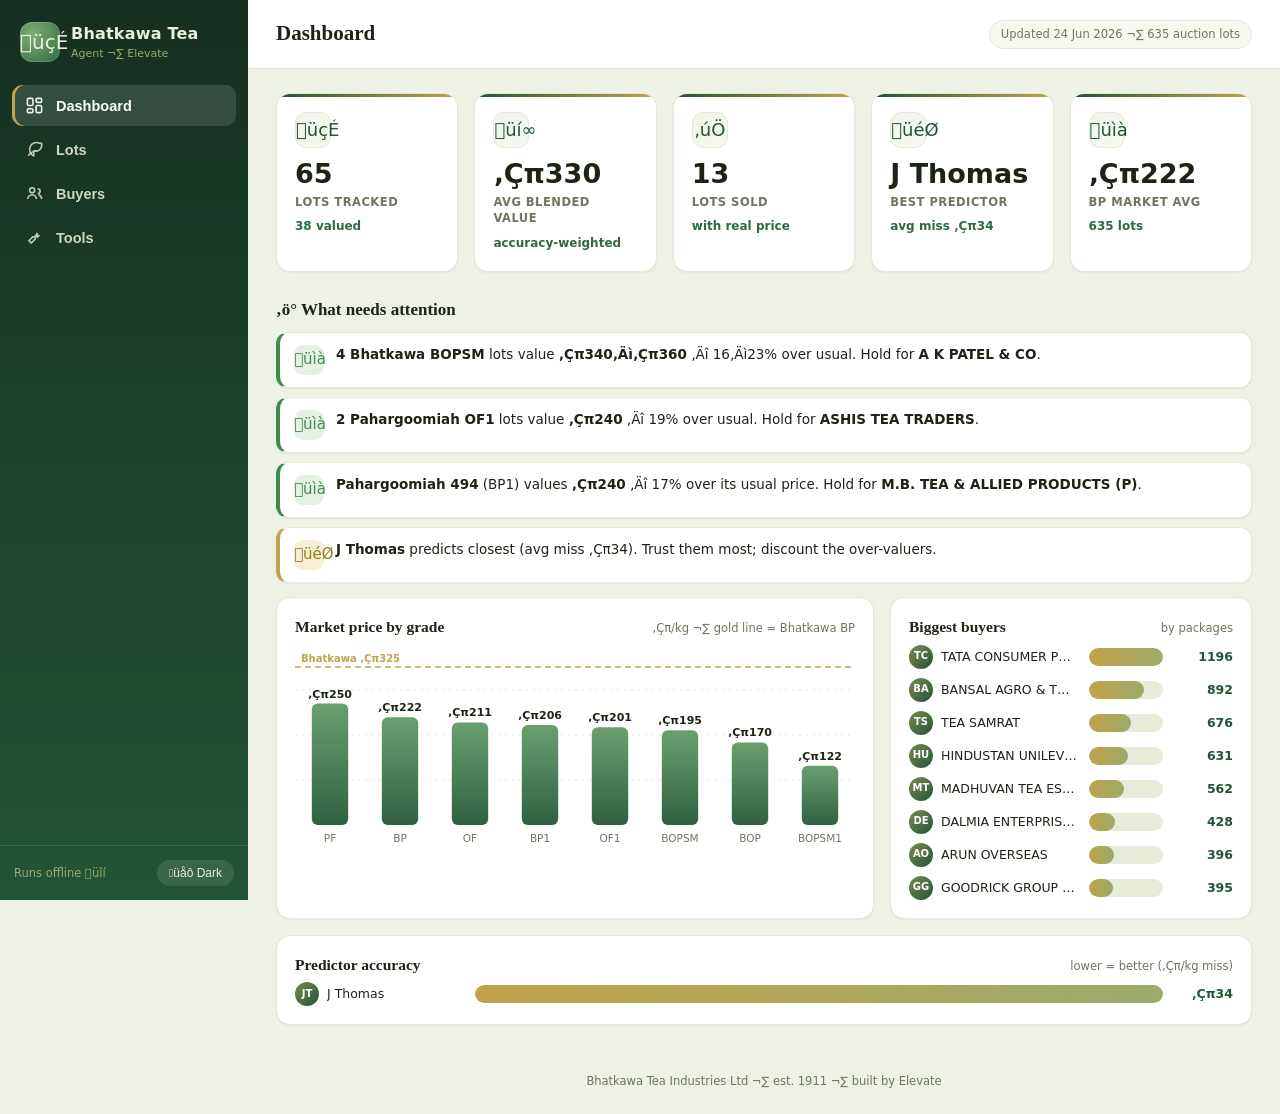
<file: tea-agent.html>
<!doctype html><html lang="en" data-theme="light"><head><meta charset="utf8">
<meta name="viewport" content="width=device-width,initial-scale=1"><title>Bhatkawa Tea Agent</title>
<style>
:root{
 --sans:ui-sans-serif,system-ui,-apple-system,"Segoe UI",Roboto,Helvetica,Arial,sans-serif;
 --serif:ui-serif,Georgia,"Times New Roman",serif;
 --bg:#eef1e6;--panel:#fff;--panel2:#f7f9f0;--ink:#1b2415;--muted:#6e765f;--line:#e4e8d6;
 --brand:#235437;--brand-d:#143021;--brand-l:#2f6a44;--olive:#7a8b4f;--sage:#9aab6b;--gold:#c2a24a;
 --red:#bf4630;--ok:#3f8a4e;--cream:#f3f5ea;
 --bar-top:#6aa06f;--bar-bot:#2f6043;--track:#e7ebda;
 --sh-sm:0 1px 2px rgba(20,30,10,.06);--sh:0 4px 16px rgba(20,30,10,.09);--sh-lg:0 12px 34px rgba(20,30,10,.14);
 --r:14px;--r-sm:10px;--r-lg:20px}
[data-theme=dark]{--bg:#0f1410;--panel:#171f15;--panel2:#1c261a;--ink:#e9eedd;--muted:#9aa589;--line:#283324;
 --brand:#4f9266;--brand-d:#0c130c;--brand-l:#5da876;--cream:#1c261a;--track:#243021;
 --bar-top:#5fae74;--bar-bot:#2c6a45;--sh:0 6px 20px rgba(0,0,0,.4);--sh-lg:0 14px 40px rgba(0,0,0,.55);--sh-sm:0 1px 2px rgba(0,0,0,.4)}
*{box-sizing:border-box}html,body{margin:0}
body{font-family:var(--sans);background:var(--bg);color:var(--ink);-webkit-font-smoothing:antialiased;line-height:1.45}
.app{display:grid;grid-template-columns:248px 1fr;min-height:100vh}
/* sidebar */
aside{background:linear-gradient(180deg,var(--brand-d),var(--brand));color:#e8efdc;display:flex;flex-direction:column;position:sticky;top:0;height:100vh}
.brand{padding:22px 20px 14px;display:flex;gap:11px;align-items:center}
.brand .logo{width:40px;height:40px;border-radius:12px;background:radial-gradient(circle at 30% 30%,#7fae73,#2f6a44);display:grid;place-items:center;font-size:20px;box-shadow:inset 0 0 0 1px rgba(255,255,255,.15)}
.brand .bt{font-weight:800;font-size:16px;letter-spacing:.2px}.brand .bs{font-size:11px;color:var(--sage)}
.navg{padding:6px 12px;flex:1;overflow:auto}
.navi{display:flex;align-items:center;gap:12px;width:100%;background:none;border:0;color:#cdd9bc;padding:11px 13px;border-radius:11px;font-size:14.5px;font-weight:600;cursor:pointer;margin:3px 0;transition:.15s}
.navi:hover{background:rgba(255,255,255,.07);color:#fff}
.navi.on{background:rgba(255,255,255,.13);color:#fff;box-shadow:inset 3px 0 0 var(--gold)}
.navi svg{width:19px;height:19px;flex:none;opacity:.92}
.sidefoot{padding:14px;border-top:1px solid rgba(255,255,255,.1);font-size:11.5px;color:var(--sage);display:flex;align-items:center;justify-content:space-between;gap:8px}
.tgl{background:rgba(255,255,255,.1);border:0;color:#e8efdc;border-radius:20px;padding:6px 12px;cursor:pointer;font-size:12px}
/* main */
main{min-width:0;display:flex;flex-direction:column}
.topbar{display:flex;align-items:center;justify-content:space-between;gap:12px;padding:18px 28px;border-bottom:1px solid var(--line);background:var(--panel);position:sticky;top:0;z-index:8;flex-wrap:wrap}
.topbar h1{font-family:var(--serif);font-size:21px;margin:0;font-weight:700;color:var(--ink)}
.topbar .sub{font-size:12.5px;color:var(--muted);margin-top:2px}
.chip{font-size:11.5px;background:var(--panel2);border:1px solid var(--line);color:var(--muted);padding:5px 11px;border-radius:20px}
.wrap{padding:24px 28px;max-width:1240px;width:100%}
.page{display:none}.page.on{display:block;animation:fade .28s ease}@keyframes fade{from{opacity:0;transform:translateY(8px)}to{opacity:1}}
h2.sec{font-family:var(--serif);font-size:17px;color:var(--ink);margin:26px 0 10px;font-weight:700}
.card{background:var(--panel);border:1px solid var(--line);border-radius:var(--r);box-shadow:var(--sh-sm);padding:18px}
.grid{display:grid;gap:16px}.kpis{grid-template-columns:repeat(auto-fit,minmax(180px,1fr))}
.two{grid-template-columns:1.2fr 1fr}@media(max-width:900px){.two{grid-template-columns:1fr}}
.kpi{position:relative;overflow:hidden;transition:.18s}.kpi:hover{transform:translateY(-3px);box-shadow:var(--sh)}
.kpi::before{content:"";position:absolute;inset:0 0 auto;height:3px;background:linear-gradient(90deg,var(--brand),var(--gold))}
.kpi .ic{width:36px;height:36px;border-radius:11px;display:grid;place-items:center;background:linear-gradient(135deg,var(--cream),var(--panel2));color:var(--brand);font-size:18px;margin-bottom:12px;border:1px solid var(--line)}
.kpi .n{font-size:27px;font-weight:800;color:var(--ink);line-height:1.05;font-feature-settings:"tnum"}
.kpi .l{font-size:11.5px;color:var(--muted);margin-top:5px;text-transform:uppercase;letter-spacing:.5px;font-weight:600}
.kpi .s{font-size:12px;color:var(--brand-l);margin-top:8px;font-weight:600}
/* charts */
.cardh{display:flex;align-items:baseline;justify-content:space-between;margin-bottom:6px}
.cardh .t{font-family:var(--serif);font-size:15.5px;font-weight:700}.cardh .d{font-size:11.5px;color:var(--muted)}
.chartwrap{overflow-x:auto}
.hbars{display:flex;flex-direction:column;gap:9px;margin-top:6px}
.hb{display:grid;grid-template-columns:168px 1fr 58px;align-items:center;gap:12px}
.hb-l{display:flex;align-items:center;gap:8px;min-width:0}
.ava{width:24px;height:24px;border-radius:50%;flex:none;display:grid;place-items:center;font-size:10px;font-weight:800;color:#fff;background:linear-gradient(135deg,var(--olive),var(--brand))}
.hb-name{font-size:12.5px;white-space:nowrap;overflow:hidden;text-overflow:ellipsis;color:var(--ink)}
.hb-track{height:18px;background:var(--track);border-radius:9px;overflow:hidden}
.hb-fill{height:100%;border-radius:9px;background:linear-gradient(90deg,var(--gold),var(--sage))}
.hb-v{text-align:right;font-weight:800;font-size:12.5px;color:var(--brand)}
/* alerts feed */
.feed{display:flex;flex-direction:column;gap:9px}
.fi{display:flex;gap:12px;align-items:flex-start;background:var(--panel);border:1px solid var(--line);border-left:4px solid var(--line);border-radius:12px;padding:12px 14px;box-shadow:var(--sh-sm)}
.fi .fic{width:30px;height:30px;border-radius:9px;display:grid;place-items:center;font-size:15px;flex:none}
.fi.g{border-left-color:var(--ok)}.fi.g .fic{background:#e6f1e6;color:var(--ok)}
.fi.r{border-left-color:var(--red)}.fi.r .fic{background:#f8e6e1;color:var(--red)}
.fi.y{border-left-color:var(--gold)}.fi.y .fic{background:#f6efd6;color:#9a7d1e}
.fi .ft{font-size:13.5px}.fi .ft b{color:var(--ink)}
/* table */
.toolbar{display:flex;gap:10px;flex-wrap:wrap;align-items:center;margin-bottom:12px}
.search{display:flex;align-items:center;gap:8px;background:var(--panel);border:1px solid var(--line);border-radius:24px;padding:8px 14px;box-shadow:var(--sh-sm)}
.search input{border:0;outline:0;background:none;font-size:14px;color:var(--ink);width:200px}
.tblcard{background:var(--panel);border:1px solid var(--line);border-radius:var(--r);box-shadow:var(--sh-sm);overflow:hidden}
.tblscroll{overflow-x:auto;-webkit-overflow-scrolling:touch}
table{border-collapse:collapse;width:100%;font-size:13px;min-width:520px}
thead th{background:var(--brand);color:#fff;padding:11px 12px;text-align:left;cursor:pointer;user-select:none;font-weight:700;font-size:11px;text-transform:uppercase;letter-spacing:.4px;white-space:nowrap}
thead th:hover{background:var(--brand-l)}
tbody td{padding:10px 12px;border-bottom:1px solid var(--line)}
tbody tr{transition:.1s}tbody tr:hover td{background:var(--panel2)}
tbody tr:last-child td{border-bottom:0}
.lotno{font-weight:800;color:var(--ink)}.val{font-weight:800;color:var(--brand)}
.diff-o{color:var(--red);font-weight:700;font-size:11.5px}.diff-u{color:var(--ok);font-weight:700;font-size:11.5px}
.badge{display:inline-block;padding:3px 10px;border-radius:20px;font-size:11px;font-weight:700;white-space:nowrap}
.b-prem{background:#f1e6c2;color:#856416}.b-fair{background:#e4ecd4;color:#4f5d2d}.b-cheap{background:#f6ddd5;color:#8c2f1d}
.muted{color:var(--muted)}
/* forms */
.flex{display:flex;gap:16px;flex-wrap:wrap}.flex>*{flex:1;min-width:300px}
label{display:block;font-size:12px;color:var(--muted);margin:12px 0 5px;font-weight:700;text-transform:uppercase;letter-spacing:.3px}
input.f,select.f,textarea.f{width:100%;padding:10px 12px;border:1px solid var(--line);border-radius:10px;font-size:14px;font-family:inherit;background:var(--panel);color:var(--ink)}
input.f:focus,select.f:focus,textarea.f:focus{outline:0;border-color:var(--sage);box-shadow:0 0 0 3px rgba(154,171,107,.25)}
.row{display:flex;gap:12px;flex-wrap:wrap}.row>div{flex:1;min-width:120px}
.btn{border:0;border-radius:11px;padding:11px 20px;font-size:14px;font-weight:700;cursor:pointer;font-family:inherit;transition:.15s}
.btn.p{background:var(--brand);color:#fff}.btn.p:hover{background:var(--brand-l);box-shadow:var(--sh)}
.btn.g{background:var(--panel);color:var(--brand);border:1px solid var(--line)}.btn.g:hover{border-color:var(--sage)}
.big{font-size:40px;font-weight:800;color:var(--brand);font-feature-settings:"tnum"}
.hint{color:var(--muted);font-size:13px}
.tag{display:inline-block;font-size:11px;background:var(--panel2);color:var(--brand);border:1px solid var(--line);border-radius:7px;padding:2px 8px}
footer{text-align:center;color:var(--muted);font-size:11.5px;padding:24px}
/* mobile */
@media(max-width:820px){
 .app{grid-template-columns:1fr}
 aside{position:fixed;bottom:0;left:0;right:0;top:auto;height:auto;flex-direction:row;z-index:20;box-shadow:0 -4px 20px rgba(0,0,0,.18)}
 .brand,.sidefoot{display:none}.navg{display:flex;padding:6px;flex:1}
 .navi{flex-direction:column;gap:3px;font-size:10.5px;padding:8px 4px;margin:0}
 .navi.on{box-shadow:inset 0 3px 0 var(--gold)}
 main{padding-bottom:74px}.wrap{padding:16px}.topbar{padding:14px 16px}
}
@media(max-width:680px){
 .opt{display:none}table{min-width:0}
 .hb{grid-template-columns:92px 1fr 48px;gap:8px}.hb-name{font-size:11px}.ava{width:20px;height:20px;font-size:9px}
 .kpis{grid-template-columns:repeat(auto-fit,minmax(140px,1fr))}.kpi .n{font-size:22px}
 .topbar h1{font-size:18px}.wrap{padding:13px}.flex>*{min-width:0}
}
</style></head><body>
<div class="app">
<aside>
 <div class="brand"><div class="logo">üçÉ</div><div><div class="bt">Bhatkawa Tea</div><div class="bs">Agent ¬∑ Elevate</div></div></div>
 <div class="navg">
  <button class="navi on" id="t-dash" onclick="go('dash')"><svg viewBox="0 0 24 24" fill="none" stroke="currentColor" stroke-width="2"><rect x="3" y="3" width="7" height="9" rx="1.5"/><rect x="14" y="3" width="7" height="5" rx="1.5"/><rect x="14" y="12" width="7" height="9" rx="1.5"/><rect x="3" y="16" width="7" height="5" rx="1.5"/></svg>Dashboard</button>
  <button class="navi" id="t-lots" onclick="go('lots')"><svg viewBox="0 0 24 24" fill="none" stroke="currentColor" stroke-width="2"><path d="M11 20A7 7 0 0 1 18 4h3v3a7 7 0 0 1-7 7h-3z"/><path d="M4 20c3-4 7-6 11-7"/></svg>Lots</button>
  <button class="navi" id="t-buyers" onclick="go('buyers')"><svg viewBox="0 0 24 24" fill="none" stroke="currentColor" stroke-width="2"><circle cx="9" cy="8" r="3.2"/><path d="M3.5 19a5.5 5.5 0 0 1 11 0"/><path d="M16 6a3 3 0 0 1 0 6M21 19a5.5 5.5 0 0 0-4-5.3"/></svg>Buyers</button>
  <button class="navi" id="t-tools" onclick="go('tools')"><svg viewBox="0 0 24 24" fill="none" stroke="currentColor" stroke-width="2"><path d="M14.5 6.5a3.5 3.5 0 0 1-4.6 4.6L5 16l3 3 4.9-4.9a3.5 3.5 0 0 1 4.6-4.6l-2 2-2-2 2-2z"/></svg>Tools</button>
 </div>
 <div class="sidefoot"><span>Runs offline üîí</span><button class="tgl" onclick="toggleTheme()" id="tglb">üåô Dark</button></div>
</aside>
<main>
 <div class="topbar"><div><h1 id="pgt">Dashboard</h1><div class="sub" id="pgs"></div></div>
  <div class="chip" id="meta"></div></div>
 <div class="wrap">
  <div id="dash" class="page on"></div><div id="lots" class="page"></div>
  <div id="buyers" class="page"></div><div id="tools" class="page"></div>
 </div>
 <footer>Bhatkawa Tea Industries Ltd ¬∑ est. 1911 ¬∑ built by Elevate</footer>
</main>
</div>
<script>
const DATA = {"lots": [{"garden": "Bhatkawa", "lot": "485", "grade": "BP", "jt": null, "parcon": null, "gardenval": 360, "contemp": null, "gardenq": 21.25, "actual": null}, {"garden": "Bhatkawa", "lot": "663", "grade": "BP", "jt": 360, "parcon": null, "gardenval": null, "contemp": null, "gardenq": null, "actual": null}, {"garden": "Bhatkawa", "lot": "664", "grade": "OF", "jt": 360, "parcon": null, "gardenval": null, "contemp": null, "gardenq": null, "actual": 330.0}, {"garden": "Bhatkawa", "lot": "665", "grade": "BP", "jt": 360, "parcon": null, "gardenval": null, "contemp": null, "gardenq": null, "actual": 325.0}, {"garden": "Bhatkawa", "lot": "666", "grade": "BOPSM", "jt": 340, "parcon": null, "gardenval": null, "contemp": null, "gardenq": null, "actual": null}, {"garden": "Bhatkawa", "lot": "667", "grade": "BP", "jt": 360, "parcon": null, "gardenval": null, "contemp": null, "gardenq": null, "actual": 325.0}, {"garden": "Bhatkawa", "lot": "668", "grade": "OF", "jt": 360, "parcon": null, "gardenval": null, "contemp": null, "gardenq": null, "actual": null}, {"garden": "Bhatkawa", "lot": "669", "grade": "BP", "jt": 360, "parcon": null, "gardenval": null, "contemp": null, "gardenq": null, "actual": null}, {"garden": "Bhatkawa", "lot": "670", "grade": "BP", "jt": 360, "parcon": null, "gardenval": null, "contemp": null, "gardenq": null, "actual": null}, {"garden": "Bhatkawa", "lot": "671", "grade": "OF", "jt": 360, "parcon": null, "gardenval": null, "contemp": null, "gardenq": null, "actual": 325.0}, {"garden": "Bhatkawa", "lot": "672", "grade": "BP", "jt": 360, "parcon": null, "gardenval": null, "contemp": null, "gardenq": null, "actual": null}, {"garden": "Bhatkawa", "lot": "673", "grade": "BOPSM", "jt": 340, "parcon": null, "gardenval": null, "contemp": null, "gardenq": null, "actual": null}, {"garden": "Bhatkawa", "lot": "674", "grade": "BP", "jt": 360, "parcon": null, "gardenval": null, "contemp": null, "gardenq": null, "actual": null}, {"garden": "Bhatkawa", "lot": "675", "grade": "OF", "jt": 360, "parcon": null, "gardenval": null, "contemp": null, "gardenq": null, "actual": 325.0}, {"garden": "Bhatkawa", "lot": "676", "grade": "BP", "jt": 360, "parcon": null, "gardenval": null, "contemp": null, "gardenq": null, "actual": 325.0}, {"garden": "Bhatkawa", "lot": "677", "grade": "BOPSM", "jt": 340, "parcon": null, "gardenval": null, "contemp": null, "gardenq": null, "actual": null}, {"garden": "Bhatkawa", "lot": "678", "grade": "BP", "jt": 360, "parcon": null, "gardenval": null, "contemp": null, "gardenq": null, "actual": null}, {"garden": "Bhatkawa", "lot": "679", "grade": "BP", "jt": 360, "parcon": null, "gardenval": null, "contemp": null, "gardenq": null, "actual": null}, {"garden": "Bhatkawa", "lot": "681", "grade": "", "jt": null, "parcon": null, "gardenval": null, "contemp": null, "gardenq": null, "actual": 325.0}, {"garden": "Bhatkawa", "lot": "699", "grade": "", "jt": null, "parcon": null, "gardenval": null, "contemp": null, "gardenq": null, "actual": 330.0}, {"garden": "Bhatkawa", "lot": "721", "grade": "", "jt": null, "parcon": null, "gardenval": null, "contemp": null, "gardenq": null, "actual": 325.0}, {"garden": "Bhatkawa", "lot": "722", "grade": "", "jt": null, "parcon": null, "gardenval": null, "contemp": null, "gardenq": null, "actual": 290.0}, {"garden": "Bhatkawa", "lot": "723", "grade": "", "jt": null, "parcon": null, "gardenval": null, "contemp": null, "gardenq": null, "actual": 325.0}, {"garden": "Bhatkawa", "lot": "725", "grade": "", "jt": null, "parcon": null, "gardenval": null, "contemp": null, "gardenq": null, "actual": 290.0}, {"garden": "Bhatkawa", "lot": "727", "grade": "BP", "jt": null, "parcon": null, "gardenval": null, "contemp": 17.5, "gardenq": null, "actual": null}, {"garden": "Bhatkawa", "lot": "728", "grade": "OF", "jt": null, "parcon": null, "gardenval": null, "contemp": 17.25, "gardenq": null, "actual": null}, {"garden": "Bhatkawa", "lot": "729", "grade": "BP", "jt": null, "parcon": null, "gardenval": null, "contemp": 17.5, "gardenq": null, "actual": null}, {"garden": "Bhatkawa", "lot": "730", "grade": "", "jt": null, "parcon": null, "gardenval": null, "contemp": null, "gardenq": null, "actual": 295.0}, {"garden": "Bhatkawa", "lot": "731", "grade": "BP", "jt": null, "parcon": null, "gardenval": null, "contemp": 17.25, "gardenq": null, "actual": null}, {"garden": "Bhatkawa", "lot": "732", "grade": "BP", "jt": null, "parcon": null, "gardenval": 360, "contemp": 17.0, "gardenq": 21.0, "actual": null}, {"garden": "Bhatkawa", "lot": "733", "grade": "BP", "jt": null, "parcon": null, "gardenval": null, "contemp": 17.0, "gardenq": null, "actual": null}, {"garden": "Bhatkawa", "lot": "734", "grade": "BOPSM", "jt": null, "parcon": null, "gardenval": null, "contemp": 17.5, "gardenq": null, "actual": null}, {"garden": "Bhatkawa", "lot": "735", "grade": "BP", "jt": null, "parcon": null, "gardenval": null, "contemp": 17.25, "gardenq": null, "actual": null}, {"garden": "Bhatkawa", "lot": "736", "grade": "BP", "jt": null, "parcon": null, "gardenval": null, "contemp": 17.5, "gardenq": null, "actual": null}, {"garden": "Bhatkawa", "lot": "740", "grade": "BP", "jt": null, "parcon": null, "gardenval": null, "contemp": 17.5, "gardenq": null, "actual": null}, {"garden": "Bhatkawa", "lot": "741", "grade": "BOPSM", "jt": null, "parcon": null, "gardenval": null, "contemp": 17.5, "gardenq": null, "actual": null}, {"garden": "Bhatkawa", "lot": "744", "grade": "BP", "jt": null, "parcon": null, "gardenval": null, "contemp": 17.5, "gardenq": null, "actual": null}, {"garden": "Bhatkawa", "lot": "746", "grade": "BP", "jt": null, "parcon": null, "gardenval": null, "contemp": 17.25, "gardenq": null, "actual": null}, {"garden": "Bhatkawa", "lot": "748", "grade": "BP", "jt": null, "parcon": null, "gardenval": null, "contemp": 17.25, "gardenq": null, "actual": null}, {"garden": "Bhatkawa", "lot": "751", "grade": "BP", "jt": null, "parcon": null, "gardenval": null, "contemp": 17.0, "gardenq": null, "actual": null}, {"garden": "Bhatkawa", "lot": "752", "grade": "OF", "jt": null, "parcon": null, "gardenval": null, "contemp": 17.0, "gardenq": null, "actual": null}, {"garden": "Bhatkawa", "lot": "755", "grade": "BP", "jt": null, "parcon": null, "gardenval": null, "contemp": 17.25, "gardenq": null, "actual": null}, {"garden": "Bhatkawa", "lot": "756", "grade": "BOPSM", "jt": null, "parcon": null, "gardenval": null, "contemp": 17.5, "gardenq": null, "actual": null}, {"garden": "Bhatkawa", "lot": "759", "grade": "BP", "jt": null, "parcon": null, "gardenval": null, "contemp": 17.0, "gardenq": null, "actual": null}, {"garden": "Bhatkawa", "lot": "760", "grade": "OF", "jt": null, "parcon": null, "gardenval": null, "contemp": 17.0, "gardenq": null, "actual": null}, {"garden": "Bhatkawa", "lot": "761", "grade": "BP", "jt": null, "parcon": null, "gardenval": null, "contemp": 17.25, "gardenq": null, "actual": null}, {"garden": "Bhatkawa", "lot": "767", "grade": "BP", "jt": null, "parcon": null, "gardenval": 360, "contemp": null, "gardenq": 21.25, "actual": null}, {"garden": "Bhatkawa", "lot": "781", "grade": "BP", "jt": null, "parcon": null, "gardenval": 360, "contemp": null, "gardenq": 21.25, "actual": null}, {"garden": "Bhatkawa", "lot": "783", "grade": "BP", "jt": null, "parcon": null, "gardenval": 360, "contemp": null, "gardenq": 20.75, "actual": null}, {"garden": "Bhatkawa", "lot": "784", "grade": "OF", "jt": null, "parcon": null, "gardenval": 360, "contemp": null, "gardenq": 20.75, "actual": null}, {"garden": "Bhatkawa", "lot": "786", "grade": "BOPSM", "jt": null, "parcon": null, "gardenval": 360, "contemp": null, "gardenq": 20.75, "actual": null}, {"garden": "Bhatkawa", "lot": "788", "grade": "BP", "jt": null, "parcon": null, "gardenval": 360, "contemp": null, "gardenq": 20.75, "actual": null}, {"garden": "Pahargoomiah", "lot": "485", "grade": "BP", "jt": null, "parcon": 310.0, "gardenval": null, "contemp": null, "gardenq": null, "actual": null}, {"garden": "Pahargoomiah", "lot": "486", "grade": "OF", "jt": null, "parcon": 310.0, "gardenval": null, "contemp": null, "gardenq": null, "actual": null}, {"garden": "Pahargoomiah", "lot": "487", "grade": "BOPSM", "jt": null, "parcon": 280.0, "gardenval": null, "contemp": null, "gardenq": null, "actual": null}, {"garden": "Pahargoomiah", "lot": "488", "grade": "D", "jt": null, "parcon": 260.0, "gardenval": null, "contemp": null, "gardenq": null, "actual": null}, {"garden": "Pahargoomiah", "lot": "489", "grade": "BP", "jt": null, "parcon": 310.0, "gardenval": null, "contemp": null, "gardenq": null, "actual": null}, {"garden": "Pahargoomiah", "lot": "490", "grade": "D", "jt": null, "parcon": 260.0, "gardenval": null, "contemp": null, "gardenq": null, "actual": null}, {"garden": "Pahargoomiah", "lot": "491", "grade": "PD", "jt": null, "parcon": 280.0, "gardenval": null, "contemp": null, "gardenq": null, "actual": null}, {"garden": "Pahargoomiah", "lot": "492", "grade": "BP", "jt": null, "parcon": 310.0, "gardenval": null, "contemp": null, "gardenq": null, "actual": null}, {"garden": "Pahargoomiah", "lot": "493", "grade": "OF", "jt": null, "parcon": 310.0, "gardenval": null, "contemp": null, "gardenq": null, "actual": null}, {"garden": "Pahargoomiah", "lot": "494", "grade": "BP1", "jt": null, "parcon": 240.0, "gardenval": null, "contemp": null, "gardenq": null, "actual": null}, {"garden": "Pahargoomiah", "lot": "495", "grade": "OF1", "jt": null, "parcon": 240.0, "gardenval": null, "contemp": null, "gardenq": null, "actual": null}, {"garden": "Pahargoomiah", "lot": "496", "grade": "PF1", "jt": null, "parcon": 240.0, "gardenval": null, "contemp": null, "gardenq": null, "actual": null}, {"garden": "Pahargoomiah", "lot": "497", "grade": "OF1", "jt": null, "parcon": 240.0, "gardenval": null, "contemp": null, "gardenq": null, "actual": null}], "buyers": [{"name": "TATA CONSUMER PRODUCTS LIMITED", "lots": 40, "pkgs": 1196, "avg": 140, "min": 118, "max": 230, "fav": "BP"}, {"name": "BANSAL AGRO & TEA MANUFACTURE", "lots": 39, "pkgs": 892, "avg": 281, "min": 206, "max": 330, "fav": "BP"}, {"name": "TEA SAMRAT", "lots": 29, "pkgs": 676, "avg": 209, "min": 152, "max": 270, "fav": "BP"}, {"name": "HINDUSTAN UNILEVER LTD", "lots": 23, "pkgs": 631, "avg": 140, "min": 120, "max": 160, "fav": "BP"}, {"name": "MADHUVAN TEA ESTATE", "lots": 28, "pkgs": 562, "avg": 158, "min": 120, "max": 282, "fav": "BP"}, {"name": "DALMIA ENTERPRISES", "lots": 20, "pkgs": 428, "avg": 308, "min": 250, "max": 350, "fav": "OF"}, {"name": "ARUN OVERSEAS", "lots": 15, "pkgs": 396, "avg": 156, "min": 128, "max": 251, "fav": "BP"}, {"name": "GOODRICK GROUP LTD.", "lots": 15, "pkgs": 395, "avg": 150, "min": 133, "max": 170, "fav": "OF"}, {"name": "TEWARI TEA CORPORATION", "lots": 17, "pkgs": 388, "avg": 269, "min": 182, "max": 313, "fav": "BOPSM"}, {"name": "DARJEELING TEA SUPPLY CO.", "lots": 11, "pkgs": 387, "avg": 121, "min": 103, "max": 143, "fav": "BP"}, {"name": "M.B. TEA & ALLIED PRODUCTS (P)", "lots": 15, "pkgs": 357, "avg": 324, "min": 296, "max": 338, "fav": "BP"}, {"name": "MILAN AGRO COMPANY", "lots": 14, "pkgs": 353, "avg": 163, "min": 110, "max": 239, "fav": "OF"}, {"name": "PAHARI MATA TEA CORPORATION", "lots": 13, "pkgs": 319, "avg": 329, "min": 301, "max": 343, "fav": "BP"}, {"name": "AVYAN TEA COMPANY", "lots": 11, "pkgs": 262, "avg": 324, "min": 304, "max": 350, "fav": "OF"}, {"name": "JAGDISH & BROTHERS", "lots": 12, "pkgs": 251, "avg": 210, "min": 131, "max": 332, "fav": "OF"}, {"name": "PIONEER ENTERPRISE", "lots": 11, "pkgs": 246, "avg": 140, "min": 117, "max": 240, "fav": "BOPSM"}, {"name": "ANAND KUMAR BANSAL & SONS", "lots": 10, "pkgs": 231, "avg": 189, "min": 138, "max": 304, "fav": "BOPSM"}, {"name": "PATAKA INDTS. (P) LTD.", "lots": 13, "pkgs": 229, "avg": 223, "min": 187, "max": 250, "fav": "BP1"}, {"name": "SHYAMSHREE ESSENTIALS PVT. LTD", "lots": 9, "pkgs": 202, "avg": 141, "min": 127, "max": 167, "fav": "BP"}, {"name": "CENTRAL AGRI TRADES (P) LTD", "lots": 10, "pkgs": 198, "avg": 176, "min": 159, "max": 207, "fav": "OF"}, {"name": "D DAYALBHAI & CO.", "lots": 7, "pkgs": 173, "avg": 295, "min": 135, "max": 341, "fav": "BP"}, {"name": "K. TEA CORPORATION", "lots": 6, "pkgs": 165, "avg": 337, "min": 270, "max": 351, "fav": "BP"}, {"name": "JAIN TEA CO.", "lots": 6, "pkgs": 156, "avg": 177, "min": 122, "max": 242, "fav": "BP"}, {"name": "SUBHAS TRADING COMPANY", "lots": 6, "pkgs": 152, "avg": 206, "min": 145, "max": 356, "fav": "BP"}, {"name": "MANIBHADRA TEA COMPANY", "lots": 6, "pkgs": 149, "avg": 113, "min": 108, "max": 117, "fav": "BOPSM"}], "buyersByGrade": {"BOPSM": [{"name": "A K PATEL & CO.", "avg": 298, "lots": 2, "pkgs": 50, "max": 301}, {"name": "UNIVERSAL TEA & MARKETING", "avg": 267, "lots": 3, "pkgs": 59, "max": 297}, {"name": "BANSAL AGRO & TEA MANUFACTURE", "avg": 262, "lots": 8, "pkgs": 176, "max": 292}, {"name": "TEWARI TEA CORPORATION", "avg": 258, "lots": 9, "pkgs": 188, "max": 297}, {"name": "PATAKA INDTS. (P) LTD.", "avg": 248, "lots": 2, "pkgs": 37, "max": 248}, {"name": "P.C. JHAWAR & CO.", "avg": 235, "lots": 3, "pkgs": 41, "max": 242}, {"name": "MSP CORPORATION", "avg": 232, "lots": 4, "pkgs": 60, "max": 250}, {"name": "GIRDHARILAL MOHANLAL", "avg": 221, "lots": 2, "pkgs": 40, "max": 276}, {"name": "ANAND KUMAR BANSAL & SONS", "avg": 206, "lots": 5, "pkgs": 125, "max": 304}, {"name": "RAJKUMAR JAIN & CO.", "avg": 200, "lots": 2, "pkgs": 35, "max": 211}], "BP": [{"name": "SHRI BALAJI BROKER HOUSE", "avg": 337, "lots": 3, "pkgs": 56, "max": 339}, {"name": "BOMBAY TEA TRADERS", "avg": 336, "lots": 2, "pkgs": 40, "max": 338}, {"name": "PAHARI MATA TEA CORPORATION", "avg": 331, "lots": 11, "pkgs": 269, "max": 343}, {"name": "K. TEA CORPORATION", "avg": 330, "lots": 4, "pkgs": 105, "max": 351}, {"name": "M.B. TEA & ALLIED PRODUCTS (P)", "avg": 329, "lots": 10, "pkgs": 236, "max": 338}, {"name": "EASTERN TEA CORPORATION", "avg": 328, "lots": 2, "pkgs": 55, "max": 331}, {"name": "D DAYALBHAI & CO.", "avg": 322, "lots": 6, "pkgs": 142, "max": 341}, {"name": "AVYAN TEA COMPANY", "avg": 321, "lots": 4, "pkgs": 100, "max": 336}, {"name": "M.M. TRADERS", "avg": 314, "lots": 2, "pkgs": 40, "max": 334}, {"name": "DALMIA ENTERPRISES", "avg": 305, "lots": 6, "pkgs": 146, "max": 333}], "OF": [{"name": "K. TEA CORPORATION", "avg": 351, "lots": 2, "pkgs": 60, "max": 351}, {"name": "AVYAN TEA COMPANY", "avg": 329, "lots": 5, "pkgs": 132, "max": 350}, {"name": "M.B. TEA & ALLIED PRODUCTS (P)", "avg": 325, "lots": 2, "pkgs": 52, "max": 330}, {"name": "DALMIA ENTERPRISES", "avg": 317, "lots": 8, "pkgs": 185, "max": 350}, {"name": "H.T. TEA & ALLIED PRODUCTS PVT LTD", "avg": 304, "lots": 2, "pkgs": 40, "max": 305}, {"name": "MAA DURGA ASSOCIATES", "avg": 292, "lots": 2, "pkgs": 36, "max": 343}, {"name": "JAGDISH & BROTHERS", "avg": 251, "lots": 6, "pkgs": 114, "max": 332}, {"name": "S.B. ENTERPRISES", "avg": 250, "lots": 3, "pkgs": 75, "max": 333}, {"name": "SIDDHANT TEA COMPANY", "avg": 242, "lots": 5, "pkgs": 92, "max": 270}, {"name": "SURENDRA KUMAR JAIN", "avg": 222, "lots": 2, "pkgs": 40, "max": 270}], "BP1": [{"name": "M.B. TEA & ALLIED PRODUCTS (P)", "avg": 308, "lots": 3, "pkgs": 69, "max": 316}, {"name": "DALMIA ENTERPRISES", "avg": 298, "lots": 4, "pkgs": 72, "max": 319}, {"name": "MILAN AGRO COMPANY", "avg": 229, "lots": 2, "pkgs": 40, "max": 239}, {"name": "PRATIBHA TRADING CO.", "avg": 226, "lots": 2, "pkgs": 27, "max": 230}, {"name": "PATAKA INDTS. (P) LTD.", "avg": 207, "lots": 6, "pkgs": 97, "max": 243}, {"name": "SRI PURBANCHAL TEA COMPANY", "avg": 201, "lots": 2, "pkgs": 40, "max": 215}, {"name": "MADHUVAN TEA ESTATE", "avg": 173, "lots": 5, "pkgs": 63, "max": 221}, {"name": "DALPAT TEA PRIVATE LIMITED", "avg": 167, "lots": 3, "pkgs": 47, "max": 216}, {"name": "SAKSHI CHAI UDYOG", "avg": 113, "lots": 2, "pkgs": 35, "max": 114}, {"name": "MANIBHADRA TEA COMPANY", "avg": 108, "lots": 2, "pkgs": 60, "max": 109}], "BOP": [{"name": "BANSAL AGRO & TEA MANUFACTURE", "avg": 276, "lots": 2, "pkgs": 19, "max": 280}, {"name": "TEA LEAF INDIA", "avg": 224, "lots": 2, "pkgs": 40, "max": 291}, {"name": "JAGDISH & BROTHERS", "avg": 176, "lots": 2, "pkgs": 45, "max": 221}, {"name": "BPS TEA COMPANY", "avg": 172, "lots": 2, "pkgs": 18, "max": 186}, {"name": "TATA CONSUMER PRODUCTS LIMITED", "avg": 127, "lots": 6, "pkgs": 195, "max": 146}, {"name": "PIONEER ENTERPRISE", "avg": 121, "lots": 3, "pkgs": 71, "max": 126}, {"name": "MADHUVAN TEA ESTATE", "avg": 120, "lots": 2, "pkgs": 39, "max": 121}, {"name": "DARJEELING TEA SUPPLY CO.", "avg": 109, "lots": 2, "pkgs": 71, "max": 115}], "OF1": [{"name": "ASHIS TEA TRADERS", "avg": 222, "lots": 2, "pkgs": 26, "max": 236}, {"name": "SIDDHANT TEA COMPANY", "avg": 204, "lots": 2, "pkgs": 35, "max": 216}, {"name": "MADHUVAN TEA ESTATE", "avg": 176, "lots": 4, "pkgs": 58, "max": 202}], "PF": [], "BOPSM1": []}, "benchmark": {"BOPSM": 195, "BP": 222, "OF": 211, "BP1": 206, "BOP": 170, "OF1": 201, "PF": 250, "BOPSM1": 122}, "realized": {"BP": 325, "OF": 327, "BOPSM": 292, "PF": 290}, "meta": {"auction": 635, "sold": 13, "contemporary": 21, "parcon": 13, "built": "24 Jun 2026"}};
const KEY="bhatkawa_user_lots_v2";
const TASTERS=["J Thomas","Parcon","Garden"];
const TITLES={dash:["Dashboard","Your tea at a glance"],lots:["Lots","Every lot, valued & ranked"],
 buyers:["Buyers","Who to sell to, and for how much"],add:["Add data","Feed the agent new reports"],tools:["Tools","Calculator, export & backup"]};
const esc=s=>(""+s).replace(/[&<>]/g,c=>({'&':'&amp;','<':'&lt;','>':'&gt;'}[c]));
const nums=a=>a.filter(x=>typeof x==="number"&&!isNaN(x));
const mean=a=>a.length?a.reduce((x,y)=>x+y,0)/a.length:null;
const rs=v=>"‚Çπ"+v;
const initials=n=>n.replace(/[^A-Za-z ]/g,"").split(/\s+/).filter(Boolean).slice(0,2).map(w=>w[0]).join("").toUpperCase()||"¬∑";
document.getElementById("meta").textContent=`Updated ${DATA.meta.built} ¬∑ ${DATA.meta.auction} auction lots`;

function userLots(){try{return JSON.parse(localStorage.getItem(KEY))||[]}catch(e){return[]}}
function saveUser(u){localStorage.setItem(KEY,JSON.stringify(u))}
function merged(){const m={};DATA.lots.forEach(l=>m[l.garden+"|"+l.lot]={...l});
 userLots().forEach(u=>{const k=u.garden+"|"+u.lot;m[k]={...(m[k]||{}),...u}});return Object.values(m)}
const predsOf=l=>({"J Thomas":l.jt,"Parcon":l.parcon,"Garden":l.gardenval});
function weights(L){const err={};
 L.forEach(l=>{if(l.actual!=null){const p=predsOf(l);TASTERS.forEach(t=>{if(typeof p[t]==="number")(err[t]=err[t]||[]).push(Math.abs(p[t]-l.actual))})}});
 const mae={};Object.keys(err).forEach(t=>mae[t]=mean(err[t]));
 const w={};const known=Object.values(mae);const avg=known.length?mean(known.map(m=>1/(m+5))):1;
 TASTERS.forEach(t=>w[t]=t in mae?1/(mae[t]+5):avg);return{w,mae}}
function smartVal(l,w){const p=predsOf(l);let s=0,ws=0;TASTERS.forEach(t=>{if(typeof p[t]==="number"){s+=p[t]*w[t];ws+=w[t]}});return ws?Math.round(s/ws):null}
const mkFor=g=>(DATA.realized&&DATA.realized[g]!=null)?DATA.realized[g]:DATA.benchmark[g];
function reco(l,w){const v=smartVal(l,w),mk=mkFor(l.grade);if(v==null)return{t:"‚Äî",c:""};
 if(!mk)return{t:rs(v),c:"b-fair"};const d=(v-mk)/mk*100;
 if(d>8)return{t:"Premium ¬∑ hold",c:"b-prem"};if(d<-8)return{t:"Below market ¬∑ push",c:"b-cheap"};return{t:"At market ¬∑ sell",c:"b-fair"}}
const bestBuyers=g=>(DATA.buyersByGrade[g]||[]).slice(0,3).map(b=>b.name);

/* charts */
function vbars(items,{h=180,fmt=v=>v,marker=null,markerLabel=""}={}){
 const n=items.length,slot=Math.max(54,Math.floor(560/Math.max(n,1))),W=n*slot,H=h+42;
 const mx=Math.max(...items.map(i=>i.value),marker||0)*1.14||1;const sc=v=>h-v/mx*h;
 let s=`<svg viewBox="0 0 ${W} ${H}" width="100%" preserveAspectRatio="xMinYMin meet" style="min-width:${Math.min(W,560)}px;display:block">
  <defs><linearGradient id="bg" x1="0" y1="0" x2="0" y2="1"><stop offset="0" stop-color="var(--bar-top)"/><stop offset="1" stop-color="var(--bar-bot)"/></linearGradient></defs>`;
 for(let k=1;k<=3;k++){const y=h-h*k/4;s+=`<line x1="0" y1="${y}" x2="${W}" y2="${y}" stroke="var(--line)" stroke-dasharray="2 5"/>`}
 if(marker){const y=sc(marker);s+=`<line x1="0" y1="${y}" x2="${W}" y2="${y}" stroke="var(--gold)" stroke-width="1.5" stroke-dasharray="6 4"/><text x="6" y="${y-5}" font-size="10" fill="var(--gold)" font-weight="700">${esc(markerLabel)}</text>`}
 items.forEach((it,i)=>{const bw=slot*0.52,x=i*slot+(slot-bw)/2,y=sc(it.value),bh=h-y;
  s+=`<rect x="${x}" y="${y}" width="${bw}" height="${bh}" rx="6" fill="url(#bg)"><title>${esc(it.label)}: ${fmt(it.value)}</title></rect>
   <text x="${i*slot+slot/2}" y="${y-6}" text-anchor="middle" font-size="11" font-weight="800" fill="var(--ink)">${fmt(it.value)}</text>
   <text x="${i*slot+slot/2}" y="${h+17}" text-anchor="middle" font-size="10.5" fill="var(--muted)">${esc(it.label)}</text>`});
 return s+`</svg>`}
function hbars(items,{fmt=v=>v}={}){const mx=Math.max(...items.map(i=>i.value),1);
 return `<div class="hbars">`+items.map(i=>`<div class="hb"><div class="hb-l"><span class="ava">${initials(i.label)}</span><span class="hb-name" title="${esc(i.label)}">${esc(i.label)}</span></div><div class="hb-track"><div class="hb-fill" style="width:${Math.max(4,i.value/mx*100)}%"></div></div><div class="hb-v">${fmt(i.value)}</div></div>`).join("")+`</div>`}

function go(id){["dash","lots","buyers","tools"].forEach(t=>{document.getElementById(t).classList.toggle("on",t===id);document.getElementById("t-"+t).classList.toggle("on",t===id)});
 document.getElementById("pgt").textContent=TITLES[id][0];document.getElementById("pgs").textContent=TITLES[id][1];
 ({dash:renderDash,lots:renderLots,buyers:renderBuyers,add:renderAdd,tools:renderTools}[id])();window.scrollTo(0,0)}

function renderDash(){
 const L=merged(),{w,mae}=weights(L);const valued=L.filter(l=>smartVal(l,w)!=null);
 const soldL=L.filter(l=>l.actual!=null);const avgVal=Math.round(mean(valued.map(l=>smartVal(l,w)))||0);
 const best=Object.keys(mae).sort((a,b)=>mae[a]-mae[b])[0];
 const k=[["üçÉ",L.length,"Lots tracked",valued.length+" valued"],["üí∞",rs(avgVal),"Avg blended value","accuracy-weighted"],
  ["‚úÖ",soldL.length,"Lots sold","with real price"],["üéØ",best||"‚Äî","Best predictor",best?("avg miss "+rs(Math.round(mae[best]))):"add sold prices"],
  ["üìà",rs(DATA.benchmark.BP||"-"),"BP market avg",DATA.meta.auction+" lots"]];
 let h=`<div class="grid kpis">`+k.map(c=>`<div class="card kpi"><div class="ic">${c[0]}</div><div class="n">${c[1]}</div><div class="l">${c[2]}</div><div class="s">${c[3]}</div></div>`).join("")+`</div>`;
 /* score every lot vs its market, then GROUP look-alikes so the feed stays varied & decision-ready */
 const scored=[];L.forEach(l=>{const v=smartVal(l,w),mk=mkFor(l.grade);if(v!=null&&mk)scored.push({l,v,d:(v-mk)/mk*100})});
 const groupBy=items=>{const m={};items.forEach(o=>{const k=o.l.garden+"|"+o.l.grade;(m[k]=m[k]||[]).push(o)});return Object.values(m)};
 const al=[];
 const prem=scored.filter(o=>o.d>12);
 groupBy(prem).sort((a,b)=>Math.max(...b.map(o=>o.d))-Math.max(...a.map(o=>o.d))).slice(0,4).forEach(g=>{
  const f=g[0],buyer=bestBuyers(f.l.grade)[0],vs=g.map(o=>o.v),ds=g.map(o=>o.d);
  const who=buyer?` Hold for <b>${esc(buyer.replace(/\.+$/,""))}</b>.`:" Hold for a premium buyer.";
  const lo=Math.min(...vs),hi=Math.max(...vs),dlo=Math.min(...ds),dhi=Math.max(...ds);
  const valStr=lo===hi?rs(lo):`${rs(lo)}‚Äì${rs(hi)}`,pctStr=dlo.toFixed(0)===dhi.toFixed(0)?`${dlo.toFixed(0)}%`:`${dlo.toFixed(0)}‚Äì${dhi.toFixed(0)}%`;
  if(g.length===1)al.push(["g","üìà",`<b>${f.l.garden} ${f.l.lot}</b> (${f.l.grade}) values <b>${rs(f.v)}</b> ‚Äî ${f.d.toFixed(0)}% over its usual price.${who}`]);
  else al.push(["g","üìà",`<b>${g.length} ${f.l.garden} ${f.l.grade}</b> lots value <b>${valStr}</b> ‚Äî ${pctStr} over usual.${who}`]);});
 groupBy(scored.filter(o=>o.d<-12)).sort((a,b)=>Math.min(...a.map(o=>o.d))-Math.min(...b.map(o=>o.d))).slice(0,2).forEach(g=>{
  const f=g[0];
  if(g.length===1)al.push(["r","‚ö†Ô∏è",`<b>${f.l.garden} ${f.l.lot}</b> (${f.l.grade}) values <b>${rs(f.v)}</b> ‚Äî ${Math.abs(f.d).toFixed(0)}% below usual. Move it through a volume buyer.`]);
  else al.push(["r","‚ö†Ô∏è",`<b>${g.length} ${f.l.garden} ${f.l.grade}</b> lots sit below their usual price ‚Äî push these to a volume buyer.`]);});
 if(best&&mae[best]!=null)al.push(["y","üéØ",`<b>${best}</b> predicts closest (avg miss ${rs(Math.round(mae[best]))}). Trust them most; discount the over-valuers.`]);
 h+=`<h2 class="sec">‚ö° What needs attention</h2><div class="feed">`+(al.length?al.slice(0,6).map(a=>`<div class="fi ${a[0]}"><div class="fic">${a[1]}</div><div class="ft">${a[2]}</div></div>`).join(""):`<div class="fi y"><div class="fic">üéØ</div><div class="ft">Add sold prices to unlock sharper alerts.</div></div>`)+`</div>`;
 const gb=Object.entries(DATA.benchmark).sort((a,b)=>b[1]-a[1]).slice(0,8).map(([g,v])=>({label:g,value:v}));
 const bb=DATA.buyers.slice(0,8).map(b=>({label:b.name,value:b.pkgs}));
 const acc=TASTERS.filter(t=>mae[t]!=null).map(t=>({label:t,value:Math.round(mae[t])}));
 h+=`<div class="grid two" style="margin-top:14px">
  <div class="card"><div class="cardh"><span class="t">Market price by grade</span><span class="d">‚Çπ/kg ¬∑ gold line = Bhatkawa BP</span></div><div class="chartwrap">${vbars(gb,{fmt:rs,marker:DATA.realized.BP,markerLabel:"Bhatkawa "+rs(DATA.realized.BP)})}</div></div>
  <div class="card"><div class="cardh"><span class="t">Biggest buyers</span><span class="d">by packages</span></div>${hbars(bb)}</div></div>`;
 h+=`<div class="card" style="margin-top:16px"><div class="cardh"><span class="t">Predictor accuracy</span><span class="d">lower = better (‚Çπ/kg miss)</span></div>${acc.length?hbars(acc,{fmt:rs}):`<p class="hint">No taster has a matched sold price yet ‚Äî add sold prices on the Lots/Add tab.</p>`}</div>`;
 document.getElementById("dash").innerHTML=h;
}

let lotSort={k:"lot",dir:1},lotFilter={q:"",garden:"",grade:""};
function renderLots(){
 const L=merged();const grades=[...new Set(L.map(l=>l.grade).filter(Boolean))].sort();
 document.getElementById("lots").innerHTML=`<div class="toolbar">
  <div class="search"><span>üîé</span><input id="lq" placeholder="search lot or grade" value="${esc(lotFilter.q)}" oninput="lotFilter.q=this.value;drawLots()"></div>
  <select class="f" style="width:auto" onchange="lotFilter.garden=this.value;drawLots()"><option value="">All gardens</option>${["Bhatkawa","Pahargoomiah"].map(g=>`<option ${lotFilter.garden==g?"selected":""}>${g}</option>`).join("")}</select>
  <select class="f" style="width:auto" onchange="lotFilter.grade=this.value;drawLots()"><option value="">All grades</option>${grades.map(g=>`<option ${lotFilter.grade==g?"selected":""}>${g}</option>`).join("")}</select>
  <button class="btn g" onclick="exportCSV()">‚¨á CSV</button></div>
  <div class="tblcard"><div class="tblscroll"><table id="lotTable"></table></div></div>`;drawLots();
}
function drawLots(){
 const L=merged(),{w}=weights(L);
 let rows=L.filter(l=>{const q=lotFilter.q.toLowerCase();
  return(!q||(l.lot+" "+(l.grade||"")).toLowerCase().includes(q))&&(!lotFilter.garden||l.garden===lotFilter.garden)&&(!lotFilter.grade||l.grade===lotFilter.grade)});
 const k=lotSort.k,dir=lotSort.dir;
 rows.sort((a,b)=>{let x=k=="blend"?smartVal(a,w):a[k],y=k=="blend"?smartVal(b,w):b[k];x=x==null?-1:x;y=y==null?-1:y;return(x>y?1:x<y?-1:0)*dir});
 const cols=[["garden","Garden","opt"],["lot","Lot",""],["grade","Grade",""],["jt","J Thomas","opt"],["parcon","Parcon","opt"],["gardenval","Garden","opt"],["blend","Smart value",""],["actual","Sold",""],["reco","Recommendation",""]];
 let h="<thead><tr>"+cols.map(c=>`<th class="${c[2]}" onclick="sortLots('${c[0]}')">${c[1]}${lotSort.k==c[0]?(lotSort.dir>0?" ‚Üë":" ‚Üì"):""}</th>`).join("")+"</tr></thead><tbody>";
 for(const l of rows){const v=smartVal(l,w),r=reco(l,w);let diff="";
  if(l.actual!=null&&v!=null){const d=v-l.actual;diff=d>3?` <span class="diff-o">+${d}</span>`:d<-3?` <span class="diff-u">${d}</span>`:""}
  h+=`<tr><td class="opt">${l.garden}</td><td class="lotno">${l.lot}</td><td><span class="tag">${l.grade||"‚Äî"}</span></td><td class="opt">${l.jt??"<span class=muted>‚Äî</span>"}</td><td class="opt">${l.parcon??"<span class=muted>‚Äî</span>"}</td><td class="opt">${l.gardenval??"<span class=muted>‚Äî</span>"}</td><td class="val">${v??"‚Äî"}</td><td>${l.actual!=null?l.actual+diff:"<span class=muted>‚Äî</span>"}</td><td><span class="badge ${r.c}">${r.t}</span></td></tr>`}
 document.getElementById("lotTable").innerHTML=h+"</tbody>";
}
function sortLots(k){if(lotSort.k==k)lotSort.dir*=-1;else{lotSort.k=k;lotSort.dir=1}drawLots()}

function renderBuyers(){
 let h=`<div class="card"><div class="cardh"><span class="t">üéØ Best buyers for a grade</span><span class="d">who pays the most</span></div>
  <select class="f" id="bgr" style="width:auto;margin:6px 0 4px" onchange="findBuyers()">${Object.keys(DATA.buyersByGrade).sort().map(g=>`<option>${g}</option>`).join("")}</select>
  <div id="bgout"></div></div>
  <h2 class="sec">All buyers this auction</h2><div class="tblcard"><div class="tblscroll"><table><thead><tr><th>Buyer</th><th class="opt">Lots</th><th class="opt">Pkgs</th><th>Avg ‚Çπ</th><th class="opt">Range</th><th>Top grade</th></tr></thead><tbody>`;
 DATA.buyers.forEach(b=>h+=`<tr><td><span class="ava" style="display:inline-grid;vertical-align:middle;margin-right:7px">${initials(b.name)}</span>${esc(b.name)}</td><td class="opt">${b.lots}</td><td class="opt">${b.pkgs}</td><td class="val">${b.avg}</td><td class="opt muted">${b.min}‚Äì${b.max}</td><td><span class="tag">${b.fav}</span></td></tr>`);
 document.getElementById("buyers").innerHTML=h+`</tbody></table></div></div>`;findBuyers();
}
function findBuyers(){const g=document.getElementById("bgr").value,list=DATA.buyersByGrade[g]||[];
 let h=`<p class="hint" style="margin:4px 0 8px">Market avg for <b>${g}</b>: ${rs(DATA.benchmark[g]||"-")}/kg</p>`+
  hbars(list.slice(0,8).map(b=>({label:b.name,value:b.avg})),{fmt:rs});
 if(!list.length)h+=`<p class="hint">Not enough data for ${g}.</p>`;document.getElementById("bgout").innerHTML=h}

function renderAdd(){
 document.getElementById("add").innerHTML=`<div class="flex">
  <div class="card"><div class="cardh"><span class="t">‚ûï Add / update a lot</span></div>
   <p class="hint">Even one taster is fine. Add the sold price later to score predictions.</p>
   <div class="row"><div><label>Garden</label><select class="f" id="i_garden"><option>Bhatkawa</option><option>Pahargoomiah</option></select></div><div><label>Lot</label><input class="f" id="i_lot" placeholder="761"></div><div><label>Grade</label><input class="f" id="i_grade" placeholder="BP"></div></div>
   <div class="row"><div><label>J Thomas ‚Çπ</label><input class="f" id="i_jt" type="number"></div><div><label>Parcon ‚Çπ</label><input class="f" id="i_parcon" type="number"></div><div><label>Garden ‚Çπ</label><input class="f" id="i_gardenval" type="number"></div></div>
   <div class="row"><div><label>Contemporary /30</label><input class="f" id="i_contemp" type="number"></div><div><label>Sold ‚Çπ</label><input class="f" id="i_actual" type="number"></div></div>
   <div style="margin-top:16px"><button class="btn p" onclick="addLot()">Save lot</button></div></div>
  <div class="card"><div class="cardh"><span class="t">üìã Paste a whole report</span></div>
   <p class="hint">Paste any broker/garden report ‚Äî it pulls out lot, grade & price.</p>
   <div class="row"><div><label>Garden</label><select class="f" id="p_garden"><option>Bhatkawa</option><option>Pahargoomiah</option></select></div><div><label>From taster</label><select class="f" id="p_taster"><option>J Thomas</option><option>Parcon</option><option>Garden</option></select></div></div>
   <label>Paste here</label><textarea class="f" id="p_text" rows="7" placeholder="C677  BOPSM  340+&#10;C663  BP  360+&#10;C487  BP  300 / 320"></textarea>
   <div style="margin-top:12px"><button class="btn p" onclick="parsePaste()">Parse</button> <button class="btn g" onclick="document.getElementById('p_out').innerHTML=''">Clear</button></div>
   <div id="p_out" style="margin-top:12px"></div></div></div>`;
}
const val=id=>document.getElementById(id).value;
const numv=id=>{const x=parseFloat(document.getElementById(id).value);return isNaN(x)?null:x};
function addLot(){const lot=val("i_lot").trim();if(!lot)return alert("Enter a lot number");
 const rec={garden:val("i_garden"),lot,grade:val("i_grade").trim().toUpperCase(),jt:numv("i_jt"),parcon:numv("i_parcon"),gardenval:numv("i_gardenval"),contemp:numv("i_contemp"),actual:numv("i_actual")};
 Object.keys(rec).forEach(k=>{if(rec[k]===null||rec[k]==="")delete rec[k]});
 const u=userLots().filter(x=>!(x.garden===rec.garden&&x.lot===lot));u.push(rec);saveUser(u);
 ["i_lot","i_grade","i_jt","i_parcon","i_gardenval","i_contemp","i_actual"].forEach(id=>document.getElementById(id).value="");alert("Saved lot "+lot);go("lots")}
let pasted=[];
function parsePaste(){const txt=val("p_text"),garden=val("p_garden"),taster=val("p_taster");
 const gradeRe=/\b(BOPSM1|BOPSM|BOP|BP1|BP|OF1|OF|PF1|PF|PD|D)\b/i;pasted=[];
 txt.split(/\n/).forEach(line=>{const gm=line.match(gradeRe);if(!gm)return;const lm=line.match(/\b[CD]?-?0*(\d{3,4})\b/);if(!lm)return;
  const pp=line.slice(line.indexOf(gm[0])+gm[0].length);const ms=[...pp.matchAll(/(\d{3})\s*\+?/g)].map(m=>+m[1]).filter(n=>n>=80&&n<=900);if(!ms.length)return;
  pasted.push({garden,lot:lm[1],grade:gm[0].toUpperCase(),taster,price:ms.length>=2?Math.round((ms[0]+ms[1])/2):ms[0]})});
 const out=document.getElementById("p_out");
 if(!pasted.length){out.innerHTML='<div class="fi y"><div class="fic">ü§î</div><div class="ft">Couldn\'t find lots. Each line needs a lot number, a grade and a price.</div></div>';return}
 out.innerHTML=`<div class="fi g"><div class="fic">‚úÖ</div><div class="ft">Found <b>${pasted.length}</b> lots from ${esc(taster)}.</div></div>
  <div class="tblcard" style="margin-top:8px"><div class="tblscroll" style="max-height:200px"><table><thead><tr><th>Lot</th><th>Grade</th><th>${esc(taster)} ‚Çπ</th></tr></thead><tbody>${pasted.map(p=>`<tr><td class="lotno">${p.lot}</td><td><span class="tag">${p.grade}</span></td><td class="val">${p.price}</td></tr>`).join("")}</tbody></table></div></div>
  <button class="btn p" style="margin-top:10px" onclick="commitPaste()">Add all ${pasted.length} lots</button>`}
function commitPaste(){const field={"J Thomas":"jt","Parcon":"parcon","Garden":"gardenval"};let u=userLots();
 pasted.forEach(p=>{let r=u.find(x=>x.garden===p.garden&&x.lot===p.lot);if(!r){r={garden:p.garden,lot:p.lot,grade:p.grade};u.push(r)}r.grade=r.grade||p.grade;r[field[p.taster]]=p.price});
 saveUser(u);alert("Added "+pasted.length+" lots");go("lots")}

function renderTools(){
 document.getElementById("tools").innerHTML=`<div class="flex">
  <div class="card"><div class="cardh"><span class="t">üßÆ Smart valuation</span></div>
   <p class="hint">Type the ideas you have ‚Äî it blends them (weighted by who's accurate) vs Bhatkawa's prices.</p>
   <div class="row"><div><label>Grade</label><input class="f" id="c_grade" placeholder="BP" oninput="calc()"></div><div><label>J Thomas</label><input class="f" id="c_jt" type="number" oninput="calc()"></div><div><label>Parcon</label><input class="f" id="c_parcon" type="number" oninput="calc()"></div><div><label>Garden</label><input class="f" id="c_garden" type="number" oninput="calc()"></div></div>
   <div id="c_out" style="margin-top:18px"></div></div>
  <div class="card"><div class="cardh"><span class="t">üíæ Backup & restore</span></div>
   <p class="hint">Your typed-in data lives in this browser. Back it up or move it to another computer.</p>
   <button class="btn p" onclick="exportJSON()">‚¨á Download my data</button>
   <div style="margin-top:14px"><label>Restore from a backup</label><input class="f" type="file" id="imp" accept=".json" onchange="importJSON(event)"></div>
   <div style="margin-top:16px"><button class="btn g" onclick="resetAll()">üóë Clear my added data</button></div>
   <p class="hint" style="margin-top:14px">New broker files? Drop them in <b>Downloads</b> and re-run <code>build_webapp.py</code>.</p></div></div>`;calc()}
function calc(){const L=merged(),{w}=weights(L);
 const fake={grade:val("c_grade").trim().toUpperCase(),jt:numv("c_jt"),parcon:numv("c_parcon"),gardenval:numv("c_garden")};
 const v=smartVal(fake,w),out=document.getElementById("c_out");
 if(v==null){out.innerHTML='<span class="hint">Enter at least one price idea.</span>';return}
 const mk=mkFor(fake.grade);let cmp="",buy="";
 if(mk){const d=v-mk;cmp=`<div class="hint" style="margin-top:8px">Bhatkawa usually gets <b>${rs(mk)}</b> for ${fake.grade} ‚Üí this is <b class="${d>=0?'diff-u':'diff-o'}">${d>=0?"+"+d+" above":d+" below"}</b>.</div>`;
  const bb=bestBuyers(fake.grade);if(bb.length)buy=`<div class="hint" style="margin-top:6px">üéØ Likely buyers: <b>${bb.map(esc).join(", ")}</b></div>`}
 out.innerHTML=`<div class="big">${rs(v)}<span style="font-size:16px;color:var(--muted)">/kg</span></div><div class="hint">accuracy-weighted blend</div>${cmp}${buy}`}
function exportJSON(){dl(JSON.stringify(userLots(),null,2),"bhatkawa-tea-data.json","application/json")}
function exportCSV(){const L=merged(),{w}=weights(L);const rows=[["Garden","Lot","Grade","JThomas","Parcon","GardenVal","SmartValue","Sold"]];
 L.forEach(l=>rows.push([l.garden,l.lot,l.grade||"",l.jt??"",l.parcon??"",l.gardenval??"",smartVal(l,w)??"",l.actual??""]));dl(rows.map(r=>r.join(",")).join("\n"),"bhatkawa-lots.csv","text/csv")}
function dl(t,n,ty){const b=new Blob([t],{type:ty}),a=document.createElement("a");a.href=URL.createObjectURL(b);a.download=n;a.click()}
function importJSON(e){const f=e.target.files[0];if(!f)return;const r=new FileReader();r.onload=()=>{try{const d=JSON.parse(r.result);if(Array.isArray(d)){saveUser(d);alert("Restored "+d.length+" lots");go("lots")}else alert("Not a valid backup")}catch(x){alert("Couldn't read file")}};r.readAsText(f)}
function resetAll(){if(confirm("Clear the lots YOU added? (original data stays)")){localStorage.removeItem(KEY);go("dash")}}
function toggleTheme(){const d=document.documentElement.getAttribute("data-theme")=="dark";document.documentElement.setAttribute("data-theme",d?"light":"dark");document.getElementById("tglb").textContent=d?"üåô Dark":"‚òÄÔ∏è Light";localStorage.setItem("tea_theme",d?"light":"dark")}
if(localStorage.getItem("tea_theme")=="dark")toggleTheme();
renderDash();
</script></body></html>
</file>
<file: styles.css>
:root{
 --ink:#1c2618; --forest:#33503a; --paper:#f3f0e7; --paper2:#ece8da; --card:#fbfaf4;
 --text:#20251b; --muted:#5e6651; --gold:#a9781f; --gold-bright:#d9b85e; --line:#ddd9c9;
 --serif:'Fraunces',Georgia,serif; --sans:'Hanken Grotesk',system-ui,-apple-system,Arial,sans-serif;
 --maxw:1180px; --r:16px;
}
*{box-sizing:border-box}
html{scroll-behavior:smooth}
@media (prefers-reduced-motion:reduce){html{scroll-behavior:auto}}
body{margin:0;background:var(--paper);color:var(--text);font-family:var(--sans);font-size:17px;line-height:1.6;-webkit-font-smoothing:antialiased;
 background-image:url("data:image/svg+xml,%3Csvg xmlns='http://www.w3.org/2000/svg' width='120' height='120'%3E%3Cfilter id='n'%3E%3CfeTurbulence type='fractalNoise' baseFrequency='0.9' numOctaves='2'/%3E%3C/filter%3E%3Crect width='120' height='120' filter='url(%23n)' opacity='0.025'/%3E%3C/svg%3E")}
a{color:inherit;text-decoration:none}
img{max-width:100%}
.wrap{max-width:var(--maxw);margin:0 auto;padding:0 28px}
.eyebrow{font-size:.72rem;letter-spacing:.2em;text-transform:uppercase;color:var(--gold);font-weight:700;display:flex;align-items:center;gap:10px}
.eyebrow .num{font-family:var(--serif);font-weight:500}
h1,h2,h3{font-family:var(--serif);font-weight:500;letter-spacing:-.02em;line-height:1.04;color:var(--ink);margin:0}
h1{font-size:clamp(2.7rem,6.4vw,5.1rem)}
h2{font-size:clamp(1.9rem,3.8vw,3rem)}
h3{font-size:1.22rem;letter-spacing:-.01em}
p{margin:0}
.lead{font-size:clamp(1.05rem,1.6vw,1.3rem);color:var(--muted);max-width:60ch}
.btn{display:inline-flex;align-items:center;gap:9px;font-weight:600;font-size:1rem;padding:14px 24px;border-radius:100px;border:1px solid transparent;cursor:pointer;transition:transform .15s ease,background .15s ease,border-color .15s ease;min-height:48px}
.btn.primary{background:var(--ink);color:#f3f0e7}
.btn.primary:hover{transform:translateY(-2px);background:#243321}
.btn.ghost{border-color:var(--line);background:transparent;color:var(--ink)}
.btn.ghost:hover{border-color:var(--ink)}
.btn.gold{background:var(--gold-bright);color:#241c08}
.btn.gold:hover{transform:translateY(-2px);filter:brightness(1.04)}
.btn.sm{padding:9px 16px;font-size:.85rem;min-height:0}
a:focus-visible,.btn:focus-visible,button:focus-visible{outline:2px solid var(--gold);outline-offset:3px;border-radius:8px}
.hr{height:1px;background:var(--line);border:0;margin:0}

/* nav */
header{position:fixed;top:0;left:0;right:0;z-index:50;transition:background .3s ease,box-shadow .3s ease,border-color .3s}
header .bar{display:flex;align-items:center;justify-content:space-between;padding:18px 0}
header.scrolled{background:rgba(243,240,231,.86);backdrop-filter:blur(10px);border-bottom:1px solid var(--line)}
.logo{font-family:var(--serif);font-weight:600;font-size:1.45rem;letter-spacing:-.02em;color:var(--ink);display:flex;align-items:center;gap:9px}
.logo .mk{width:26px;height:26px;border-radius:7px;background:var(--ink);display:grid;place-items:center}
.nav-links{display:flex;align-items:center;gap:30px}
.nav-links a.lnk{font-size:.95rem;color:var(--ink);font-weight:500;opacity:.78;position:relative}
.nav-links a.lnk:hover{opacity:1}
.nav-links a.lnk.active{opacity:1;font-weight:600}
.nav-links a.lnk.active::after{content:"";position:absolute;left:0;right:0;bottom:-6px;height:2px;border-radius:2px;background:var(--gold-bright)}
.menu-btn{display:none;background:none;border:0;cursor:pointer;padding:8px}
.menu-btn svg{width:26px;height:26px}

/* hero */
.hero{padding:170px 0 90px}
.hero-grid{display:grid;grid-template-columns:1.15fr .85fr;gap:54px;align-items:center}
.hero h1{margin:18px 0 24px}
.hero .lead{margin-bottom:34px}
.hero-cta{display:flex;gap:14px;flex-wrap:wrap;align-items:center}
.hero-note{margin-top:26px;font-size:.92rem;color:var(--muted);display:flex;align-items:center;gap:9px}
.dot{width:8px;height:8px;border-radius:50%;background:#3f8a4e;box-shadow:0 0 0 4px rgba(63,138,78,.16)}
.hero3d{position:relative;height:390px;border-radius:18px;overflow:hidden;background:radial-gradient(130% 130% at 72% 18%,#26371f,#0f140d);border:1px solid rgba(217,184,94,.2);box-shadow:0 32px 64px -32px rgba(16,22,14,.65);will-change:transform}
.hero3d canvas{position:absolute;inset:0;width:100%;height:100%;display:block}
.hero3d .cap{position:absolute;left:18px;top:16px;z-index:2;color:#d9b85e;font-size:.68rem;letter-spacing:.2em;text-transform:uppercase;font-weight:700;display:flex;align-items:center;gap:8px}
.hero3d .cap .pdot{width:7px;height:7px;border-radius:50%;background:#86d093;box-shadow:0 0 12px #86d093;animation:pulse 2.4s ease-in-out infinite}
@keyframes pulse{0%,100%{opacity:1}50%{opacity:.35}}
.floatcard{position:absolute;right:16px;bottom:16px;z-index:2;background:rgba(251,250,244,.94);backdrop-filter:blur(6px);border:1px solid rgba(255,255,255,.55);border-radius:13px;padding:13px 17px;box-shadow:0 18px 34px -18px rgba(0,0,0,.55);transition:transform .2s ease;will-change:transform}
.floatcard .big{font-family:var(--serif);font-size:1.35rem;color:var(--ink);line-height:1}
.floatcard .sm{font-size:.76rem;color:var(--muted);margin-top:3px}
.acard,.hero3d{transition:transform .25s cubic-bezier(.2,.7,.2,1),box-shadow .2s ease}

section{padding:84px 0}
.pagetop{padding-top:150px}
.sec-head{max-width:62ch;margin-bottom:46px}
.sec-head h2{margin-top:14px}

/* problem */
.problem{background:var(--ink);color:#e9ecdf}
.problem h2{color:#f3f0e7;max-width:18ch}
.problem .eyebrow{color:var(--gold-bright)}
.problem .lead{color:#b9c2ad;margin-top:22px}
.problem .pts{display:grid;grid-template-columns:repeat(3,1fr);gap:30px;margin-top:54px;border-top:1px solid rgba(255,255,255,.14);padding-top:34px}
.problem .pts .n{font-family:var(--serif);color:var(--gold-bright);font-size:1.1rem}
.problem .pts h3{color:#f3f0e7;font-size:1.1rem;margin:10px 0 8px}
.problem .pts p{color:#aab39e;font-size:.96rem}

/* agents grid */
.agrid{display:grid;grid-template-columns:repeat(3,1fr);gap:18px}
.acard{background:var(--card);border:1px solid var(--line);border-radius:var(--r);padding:24px 22px 22px;transition:transform .18s ease,box-shadow .18s ease;display:flex;flex-direction:column}
.acard:hover{transform:translateY(-4px);box-shadow:0 18px 40px -26px rgba(28,38,24,.45)}
.acard .ic{width:42px;height:42px;border-radius:11px;border:1px solid var(--line);display:grid;place-items:center;color:var(--forest);margin-bottom:16px}
.acard .ic svg{width:22px;height:22px}
.acard h3{margin-bottom:7px}
.acard p{color:var(--muted);font-size:.95rem;flex:1}
.acard .more{margin-top:14px;font-size:.8rem;font-weight:700;color:var(--gold);letter-spacing:.02em;display:inline-flex;align-items:center;gap:6px;background:none;border:0;cursor:pointer;padding:0;font-family:inherit}
.acard .more:hover{color:var(--ink)}
.custom-band{margin-top:22px;background:var(--ink);color:#f3f0e7;border-radius:var(--r);padding:30px 34px;display:flex;align-items:center;justify-content:space-between;gap:24px;flex-wrap:wrap}
.custom-band h3{color:#f3f0e7;font-size:1.5rem;max-width:24ch}
.custom-band p{color:#b9c2ad;margin-top:6px;max-width:50ch;font-size:.98rem}

/* 3D roadmap */
.road{background:var(--paper2)}
.roadwrap{position:relative;margin-top:50px;perspective:1400px}
.roadline{position:absolute;left:32px;top:0;bottom:0;width:3px;background:var(--line);border-radius:3px;overflow:hidden}
.roadline .fill{position:absolute;top:0;left:0;right:0;height:0;background:linear-gradient(180deg,var(--gold-bright),var(--forest));transition:height .2s linear}
.rstep{position:relative;padding:0 0 38px 78px;opacity:0;transform:translateY(40px) rotateX(12deg);transform-origin:top center;transition:opacity .7s cubic-bezier(.2,.7,.2,1),transform .7s cubic-bezier(.2,.7,.2,1)}
.rstep.in{opacity:1;transform:none}
.rstep:last-child{padding-bottom:0}
.rnum{position:absolute;left:9px;top:0;width:48px;height:48px;border-radius:14px;background:var(--ink);color:var(--gold-bright);display:grid;place-items:center;font-family:var(--serif);font-size:1.3rem;box-shadow:0 14px 30px -14px rgba(28,38,24,.6);transition:transform .25s ease,box-shadow .25s ease}
.rstep.in .rnum{animation:pop .5s cubic-bezier(.2,1.3,.4,1)}
@keyframes pop{0%{transform:scale(.4) rotate(-12deg)}100%{transform:none}}
.rcard{background:var(--card);border:1px solid var(--line);border-radius:var(--r);padding:24px 26px;box-shadow:0 12px 34px -22px rgba(28,38,24,.4);transform-style:preserve-3d;transition:transform .25s cubic-bezier(.2,.7,.2,1),box-shadow .25s ease}
.rcard h3{margin-bottom:7px}
.rcard p{color:var(--muted);font-size:.97rem}
.rcard .tagrow{margin-top:14px;display:flex;flex-wrap:wrap;gap:7px}

/* proof / why */
.why .stats{display:grid;grid-template-columns:repeat(3,1fr);gap:18px;margin-top:40px}
.stat{background:var(--card);border:1px solid var(--line);border-radius:var(--r);padding:28px 26px}
.stat .big{font-family:var(--serif);font-size:2.6rem;color:var(--ink);line-height:1}
.stat .lab{color:var(--muted);font-size:.95rem;margin-top:8px}

/* who ‚Äî clean even grid of labelled cards */
.who-grid{display:flex;flex-wrap:wrap;justify-content:center;gap:14px;margin-top:38px}
.who-cell{flex:1 1 218px;max-width:258px;min-height:92px;display:flex;align-items:center;gap:14px;border:1px solid var(--line);background:var(--card);border-radius:16px;padding:18px 22px;font-weight:600;font-size:1rem;line-height:1.22;transition:transform .18s ease,box-shadow .18s ease,border-color .18s ease}
.who-cell:hover{transform:translateY(-3px);box-shadow:0 16px 32px -24px rgba(28,38,24,.45);border-color:var(--gold-bright)}
.who-cell .wic{width:36px;height:36px;border-radius:10px;border:1px solid var(--line);display:grid;place-items:center;color:var(--forest);flex:none;background:var(--paper)}
.who-cell .wic svg{width:20px;height:20px}

/* CTA strip */
.cta{background:var(--forest);color:#f1f4ea;text-align:center}
.cta h2{color:#f6f3ea;max-width:20ch;margin:0 auto 14px}
.cta p{color:#cdd6c2;margin-bottom:30px;max-width:54ch;margin-left:auto;margin-right:auto}
.cta .eyebrow{justify-content:center;color:var(--gold-bright)}

/* contact page */
.contact-grid{display:grid;grid-template-columns:1.05fr .95fr;gap:48px;align-items:start;margin-top:18px}
.contact-grid h1{margin:18px 0 22px;font-size:clamp(2.3rem,5vw,3.8rem)}
.steps{margin-top:34px;display:flex;flex-direction:column;gap:20px}
.steps .s{display:flex;gap:16px;align-items:flex-start}
.steps .s .k{width:40px;height:40px;border-radius:11px;background:var(--ink);color:var(--gold-bright);font-family:var(--serif);font-size:1.15rem;display:grid;place-items:center;flex:none}
.steps .s h3{margin-bottom:3px}
.steps .s p{color:var(--muted);font-size:.97rem}
.contact-card{background:var(--card);border:1px solid var(--line);border-radius:20px;padding:34px;box-shadow:0 28px 66px -42px rgba(28,38,24,.55)}
.contact-card .who-av{display:flex;align-items:center;gap:13px;margin-bottom:18px}
.contact-card .who-av .av{width:48px;height:48px;border-radius:50%;background:linear-gradient(135deg,#86d093,#33503a);display:grid;place-items:center;color:#0f140d;font-weight:800;font-size:1.1rem}
.contact-card .who-av .nm{font-weight:700}
.contact-card .who-av .st{font-size:.8rem;color:var(--muted);display:flex;align-items:center;gap:6px}
.contact-card .who-av .st .d{width:7px;height:7px;border-radius:50%;background:#3f8a4e}
.contact-card h3{font-size:1.5rem;margin-bottom:10px}
.contact-card p{color:var(--muted);margin-bottom:20px}
.contact-card .btn{width:100%;justify-content:center}
.contact-card .alt{margin-top:18px;padding-top:18px;border-top:1px solid var(--line);font-size:.92rem;color:var(--muted)}
.contact-card .alt a{color:var(--gold);font-weight:600}

/* footer */
footer{background:var(--ink);color:#aab39e;padding:60px 0 40px}
footer .grid{display:flex;justify-content:space-between;gap:30px;flex-wrap:wrap;align-items:flex-start}
footer .logo{color:#f3f0e7;margin-bottom:10px}
footer a.fmail{color:var(--gold-bright);font-weight:600}
footer .fcol a{display:block;color:#aab39e;margin-top:6px;opacity:.85}
footer .fcol a:hover{opacity:1;color:#f3f0e7}
footer .copy{margin-top:40px;padding-top:22px;border-top:1px solid rgba(255,255,255,.12);font-size:.85rem;color:#8c947f;display:flex;justify-content:space-between;gap:14px;flex-wrap:wrap}

.tag{font-size:.72rem;border:1px solid var(--line);color:var(--forest);border-radius:100px;padding:4px 11px;font-weight:600}

/* reveal */
.reveal{opacity:0;transform:translateY(22px);transition:opacity .7s cubic-bezier(.2,.7,.2,1),transform .7s cubic-bezier(.2,.7,.2,1)}
.reveal.in{opacity:1;transform:none}
@media (prefers-reduced-motion:reduce){.reveal,.rstep{opacity:1;transform:none;transition:none}}

/* responsive */
@media (max-width:900px){
 .hero-grid{grid-template-columns:1fr;gap:40px}
 .problem .pts{grid-template-columns:1fr}
 .agrid{grid-template-columns:1fr 1fr}
 .why .stats{grid-template-columns:1fr}
 .contact-grid{grid-template-columns:1fr;gap:36px}
}
@media (max-width:620px){
 body{font-size:16px}
 .wrap{padding:0 20px}
 .hero{padding:130px 0 64px}
 section{padding:62px 0}
 .pagetop{padding-top:118px}
 .nav-links{display:none}
 .nav-links.open{display:flex;position:fixed;inset:64px 0 auto 0;flex-direction:column;background:var(--paper);border-bottom:1px solid var(--line);padding:18px 20px;gap:18px;align-items:flex-start}
 .nav-links.open .btn{width:100%;justify-content:center}
 .menu-btn{display:block}
 .agrid{grid-template-columns:1fr}
 .custom-band{padding:26px}
 .rstep{padding-left:64px}
 .roadline{left:26px}
 .rnum{width:40px;height:40px;left:6px;font-size:1.1rem}
}

/* ===== chat assistant ===== */
.chat-fab{position:fixed;right:22px;bottom:22px;z-index:120;background:var(--ink);color:#f3f0e7;border:0;border-radius:100px;padding:13px 20px 13px 16px;display:flex;align-items:center;gap:10px;font-family:inherit;font-weight:600;font-size:.95rem;cursor:pointer;box-shadow:0 18px 40px -16px rgba(0,0,0,.55);transition:transform .18s ease}
.chat-fab:hover{transform:translateY(-3px)}
.chat-fab .av{width:30px;height:30px;border-radius:50%;background:linear-gradient(135deg,#86d093,#33503a);display:grid;place-items:center;font-size:.9rem;color:#0f140d;font-weight:800}
.chat-fab .pulse{width:8px;height:8px;border-radius:50%;background:#86d093;box-shadow:0 0 0 0 rgba(134,208,147,.6);animation:fabp 2s infinite}
@keyframes fabp{0%{box-shadow:0 0 0 0 rgba(134,208,147,.5)}70%{box-shadow:0 0 0 9px rgba(134,208,147,0)}100%{box-shadow:0 0 0 0 rgba(134,208,147,0)}}
.chat-win{position:fixed;right:22px;bottom:22px;z-index:121;width:380px;max-width:calc(100vw - 28px);height:560px;max-height:calc(100vh - 44px);background:var(--card);border:1px solid var(--line);border-radius:20px;box-shadow:0 30px 70px -18px rgba(0,0,0,.5);display:none;flex-direction:column;overflow:hidden}
.chat-win.open{display:flex;animation:cwin .25s ease}
@keyframes cwin{from{opacity:0;transform:translateY(16px)}to{opacity:1;transform:none}}
.chat-head{background:var(--ink);color:#f3f0e7;padding:16px 18px;display:flex;align-items:center;gap:12px}
.chat-head .av{width:40px;height:40px;border-radius:50%;background:linear-gradient(135deg,#86d093,#33503a);display:grid;place-items:center;font-weight:800;color:#0f140d}
.chat-head .nm{font-weight:700;font-size:.98rem}
.chat-head .st{font-size:.74rem;color:#9fd5a9;display:flex;align-items:center;gap:6px}
.chat-head .st .d{width:6px;height:6px;border-radius:50%;background:#86d093}
.chat-head .x{margin-left:auto;background:none;border:0;color:#cdd9bc;font-size:1.5rem;cursor:pointer;line-height:1}
.chat-body{flex:1;overflow-y:auto;padding:18px;display:flex;flex-direction:column;gap:12px;background:var(--paper)}
.msg{max-width:84%;padding:11px 14px;border-radius:15px;font-size:.93rem;line-height:1.5;animation:msg .25s ease}
@keyframes msg{from{opacity:0;transform:translateY(6px)}to{opacity:1;transform:none}}
.msg.bot{background:var(--card);border:1px solid var(--line);border-bottom-left-radius:5px;align-self:flex-start;color:var(--text)}
.msg.me{background:var(--ink);color:#f3f0e7;border-bottom-right-radius:5px;align-self:flex-end}
.typing{align-self:flex-start;background:var(--card);border:1px solid var(--line);border-radius:15px;border-bottom-left-radius:5px;padding:13px 16px;display:flex;gap:5px}
.typing span{width:7px;height:7px;border-radius:50%;background:#b3b8a6;animation:ty 1s infinite}
.typing span:nth-child(2){animation-delay:.15s}.typing span:nth-child(3){animation-delay:.3s}
@keyframes ty{0%,60%,100%{transform:translateY(0);opacity:.5}30%{transform:translateY(-5px);opacity:1}}
.chat-foot{padding:12px;border-top:1px solid var(--line);background:var(--card);display:flex;flex-wrap:wrap;gap:8px}
.qr{background:var(--paper2);border:1px solid var(--line);color:var(--ink);border-radius:100px;padding:8px 13px;font-size:.83rem;font-weight:600;cursor:pointer;font-family:inherit;transition:.12s}
.qr:hover{background:var(--gold-bright);border-color:var(--gold-bright)}
.chat-form{display:flex;gap:8px;width:100%}
.chat-form input{flex:1;border:1px solid var(--line);border-radius:100px;padding:10px 15px;font-family:inherit;font-size:.9rem;background:var(--paper);color:var(--text)}
.chat-form input:focus{outline:0;border-color:var(--gold)}
.chat-form button{background:var(--ink);color:#f3f0e7;border:0;border-radius:50%;width:42px;height:42px;cursor:pointer;font-size:1.1rem;flex:none}
@media (max-width:620px){.chat-win{right:0;bottom:0;width:100vw;height:100vh;max-height:100vh;border-radius:0}}

/* ===================== Liquid-glass / glassmorphism upgrade ===================== */
:root{
  --glass:rgba(255,255,255,.42);
  --glass-strong:rgba(255,255,255,.62);
  --glass-stroke:rgba(255,255,255,.72);
  --glass-blur:blur(22px) saturate(180%);
  --glass-shadow:0 16px 46px -18px rgba(28,38,24,.32), inset 0 1px 0 rgba(255,255,255,.65), inset 0 0 0 1px rgba(255,255,255,.18);
}

/* ambient aurora so the frosted glass has colour to refract */
body{position:relative}
body::before{
  content:"";position:fixed;inset:-25vh -15vw;z-index:-2;pointer-events:none;
  background:
    radial-gradient(42vw 42vw at 12% 16%, rgba(134,208,147,.36), transparent 60%),
    radial-gradient(38vw 38vw at 88% 10%, rgba(217,184,94,.32), transparent 60%),
    radial-gradient(48vw 48vw at 82% 86%, rgba(51,80,58,.28), transparent 62%),
    radial-gradient(42vw 42vw at 18% 92%, rgba(192,210,180,.32), transparent 60%);
  filter:blur(10px);
  animation:auroraDrift 28s ease-in-out infinite alternate;
}
@keyframes auroraDrift{from{transform:translate3d(0,0,0) scale(1)}to{transform:translate3d(-3.5%,2.5%,0) scale(1.1)}}
@media (prefers-reduced-motion:reduce){body::before{animation:none}}

/* shared frosted-glass surface */
.acard,.rcard,.stat,.who-cell,.contact-card,.floatcard{
  background:var(--glass);
  -webkit-backdrop-filter:var(--glass-blur);
  backdrop-filter:var(--glass-blur);
  border:1px solid var(--glass-stroke);
  box-shadow:var(--glass-shadow);
  position:relative;
  overflow:hidden;
  isolation:isolate;
}
/* specular top-edge highlight = the "liquid glass" sheen (kept subtle so text stays crisp) */
.acard::after,.rcard::after,.stat::after,.contact-card::after,.who-cell::after,.floatcard::after{
  content:"";position:absolute;inset:0;border-radius:inherit;pointer-events:none;z-index:-1;
  background:linear-gradient(180deg, rgba(255,255,255,.55) 0%, rgba(255,255,255,0) 22%),
             radial-gradient(120% 60% at 50% -10%, rgba(255,255,255,.4), transparent 70%);
}
.acard:hover,.who-cell:hover,.stat:hover{
  background:var(--glass-strong);
  box-shadow:0 26px 60px -22px rgba(28,38,24,.4), inset 0 1px 0 rgba(255,255,255,.8), inset 0 0 0 1px rgba(255,255,255,.22);
}

/* nav: always glassy, stronger when scrolled */
header.scrolled{background:rgba(243,240,231,.5);-webkit-backdrop-filter:blur(20px) saturate(170%);backdrop-filter:blur(20px) saturate(170%);border-bottom:1px solid var(--glass-stroke)}

/* ghost button -> glass pill */
.btn.ghost{
  background:rgba(255,255,255,.34);
  -webkit-backdrop-filter:blur(12px) saturate(160%);
  backdrop-filter:blur(12px) saturate(160%);
  border:1px solid var(--glass-stroke);
  box-shadow:inset 0 1px 0 rgba(255,255,255,.6);
}
.btn.ghost:hover{background:rgba(255,255,255,.55);border-color:rgba(255,255,255,.85)}

/* primary CTA: glossy ink with a glass sheen on top */
.btn.primary{position:relative;overflow:hidden}
.btn.primary::after{content:"";position:absolute;inset:0;background:linear-gradient(180deg,rgba(255,255,255,.22),transparent 45%);pointer-events:none}

/* chat assistant -> frosted glass */
.chat-win{
  background:rgba(251,250,244,.6);
  -webkit-backdrop-filter:blur(28px) saturate(185%);
  backdrop-filter:blur(28px) saturate(185%);
  border:1px solid var(--glass-stroke);
}
.chat-body{background:transparent}
.chat-foot{background:rgba(255,255,255,.28);-webkit-backdrop-filter:blur(12px);backdrop-filter:blur(12px);border-top:1px solid var(--glass-stroke)}
.qr{background:rgba(255,255,255,.4);-webkit-backdrop-filter:blur(8px);backdrop-filter:blur(8px);border:1px solid var(--glass-stroke)}
.msg.bot{background:rgba(255,255,255,.5);-webkit-backdrop-filter:blur(8px);backdrop-filter:blur(8px);border:1px solid var(--glass-stroke)}
.chat-fab{-webkit-backdrop-filter:blur(8px);backdrop-filter:blur(8px);box-shadow:0 18px 40px -16px rgba(0,0,0,.55), inset 0 1px 0 rgba(255,255,255,.18)}

/* Safari/older fallback: if no backdrop-filter support, use more opaque panels so nothing looks washed out */
@supports not ((backdrop-filter:blur(1px)) or (-webkit-backdrop-filter:blur(1px))){
  .acard,.rcard,.stat,.who-cell,.contact-card,.floatcard{background:rgba(251,250,244,.94)}
  .chat-win{background:rgba(251,250,244,.98)}
  .btn.ghost{background:rgba(251,250,244,.9)}
}

/* ===== Shop-style agent grid ===== */
.shop{display:grid;grid-template-columns:repeat(3,1fr);gap:22px}
@media(max-width:900px){.shop{grid-template-columns:repeat(2,1fr)}}
@media(max-width:600px){.shop{grid-template-columns:1fr}}
.prod{background:var(--card);border:1px solid var(--line);border-radius:var(--r);overflow:hidden;display:flex;flex-direction:column;transition:transform .18s ease,box-shadow .18s ease;cursor:pointer}
.prod:hover{transform:translateY(-4px);box-shadow:0 18px 40px -26px rgba(28,38,24,.45)}
.prod-img{aspect-ratio:4/3;display:grid;place-items:center;position:relative;background:linear-gradient(135deg,#a7c5a4,#5b8463)}
.prod-img svg{width:54%;height:54%;color:#1c2618;opacity:.85}
.prod-img.alt1{background:linear-gradient(135deg,#d9b85e,#b3933a)}
.prod-img.alt2{background:linear-gradient(135deg,#e9d8a4,#9da25f)}
.prod-img.alt3{background:linear-gradient(135deg,#c6dccf,#7a9b81)}
.prod-img.alt4{background:linear-gradient(135deg,#f0e3c1,#b88f3f)}
.prod-tier{position:absolute;top:14px;left:14px;background:rgba(28,38,24,.85);color:#f3f0e7;font-size:.72rem;font-weight:700;letter-spacing:.5px;text-transform:uppercase;padding:5px 10px;border-radius:999px}
.prod-body{padding:20px;display:flex;flex-direction:column;gap:6px;flex:1}
.prod-name{font-family:'Fraunces',serif;font-size:1.18rem;line-height:1.2;font-weight:600;color:var(--ink);margin:2px 0 4px}
.prod-tag{color:var(--muted);font-size:.92rem;flex:1;margin-bottom:14px}
.prod-foot{display:flex;align-items:center;justify-content:space-between;gap:12px;border-top:1px solid var(--line);padding-top:14px}
.prod-price{font-weight:700;color:var(--ink);font-size:1.05rem}
.prod-price .from{color:var(--muted);font-weight:500;font-size:.78rem;margin-right:4px;text-transform:uppercase;letter-spacing:.5px}
.prod-price .unit{color:var(--muted);font-weight:500;font-size:.85rem;margin-left:2px}
.prod-cta{background:var(--ink);color:#f3f0e7;border:none;padding:9px 14px;border-radius:10px;font-weight:600;font-size:.85rem;cursor:pointer;transition:opacity .15s}
.prod-cta:hover{opacity:.88}

/* ===== Agent detail modal ===== */
.pm-back{position:fixed;inset:0;background:rgba(20,28,18,.66);backdrop-filter:blur(6px);-webkit-backdrop-filter:blur(6px);display:none;align-items:flex-start;justify-content:center;z-index:5000;padding:40px 20px;overflow-y:auto}
.pm-back.open{display:flex}
.pm-card{background:#fbfaf4;border-radius:22px;max-width:920px;width:100%;display:grid;grid-template-columns:1fr 1fr;overflow:hidden;box-shadow:0 30px 80px -30px rgba(20,28,18,.5);position:relative}
@media(max-width:760px){.pm-card{grid-template-columns:1fr}}
.pm-x{position:absolute;top:14px;right:14px;width:36px;height:36px;border:none;background:rgba(28,38,24,.85);color:#f3f0e7;border-radius:50%;font-size:18px;cursor:pointer;z-index:2}
.pm-left{background:linear-gradient(135deg,#a7c5a4,#5b8463);min-height:340px;display:grid;place-items:center;position:relative}
.pm-left svg{width:46%;height:46%;color:#1c2618;opacity:.85}
.pm-right{padding:34px 32px 32px;display:flex;flex-direction:column;gap:14px}
.pm-tier{display:inline-block;background:#1c2618;color:#f3f0e7;font-size:.72rem;font-weight:700;letter-spacing:.6px;text-transform:uppercase;padding:5px 11px;border-radius:999px;align-self:flex-start}
.pm-name{font-family:'Fraunces',serif;font-size:1.65rem;line-height:1.15;color:var(--ink);margin:0}
.pm-desc{color:#3a4438;font-size:1rem;line-height:1.5;margin:0}
.pm-h{font-size:.7rem;font-weight:700;text-transform:uppercase;letter-spacing:.7px;color:var(--muted);margin:4px 0 -4px}
.pm-list{list-style:none;padding:0;margin:0;display:flex;flex-direction:column;gap:8px}
.pm-list li{font-size:.92rem;color:#3a4438;padding-left:18px;position:relative}
.pm-list li::before{content:"";position:absolute;left:0;top:8px;width:8px;height:8px;border-radius:50%;background:#5b8463}
.pm-chips{display:flex;flex-wrap:wrap;gap:6px}
.pm-chip{background:rgba(91,132,99,.13);color:#33503a;font-size:.78rem;font-weight:600;padding:5px 10px;border-radius:999px}
.pm-foot{display:flex;align-items:center;justify-content:space-between;gap:12px;border-top:1px solid var(--line);padding-top:16px;margin-top:6px}
.pm-price{font-weight:700;color:var(--ink);font-size:1.4rem}
.pm-price .from{color:var(--muted);font-weight:500;font-size:.7rem;text-transform:uppercase;letter-spacing:.5px;margin-right:5px;display:block}
.pm-price .unit{color:var(--muted);font-weight:500;font-size:.85rem;margin-left:3px}
.pm-buy{background:#1c2618;color:#f3f0e7;border:none;padding:13px 22px;border-radius:12px;font-weight:700;font-size:.95rem;cursor:pointer;transition:transform .15s ease;white-space:nowrap}
.pm-buy:hover{transform:translateY(-2px);background:#243321}
.pm-tiny{color:var(--muted);font-size:.78rem;margin:0;text-align:center}
</file>
